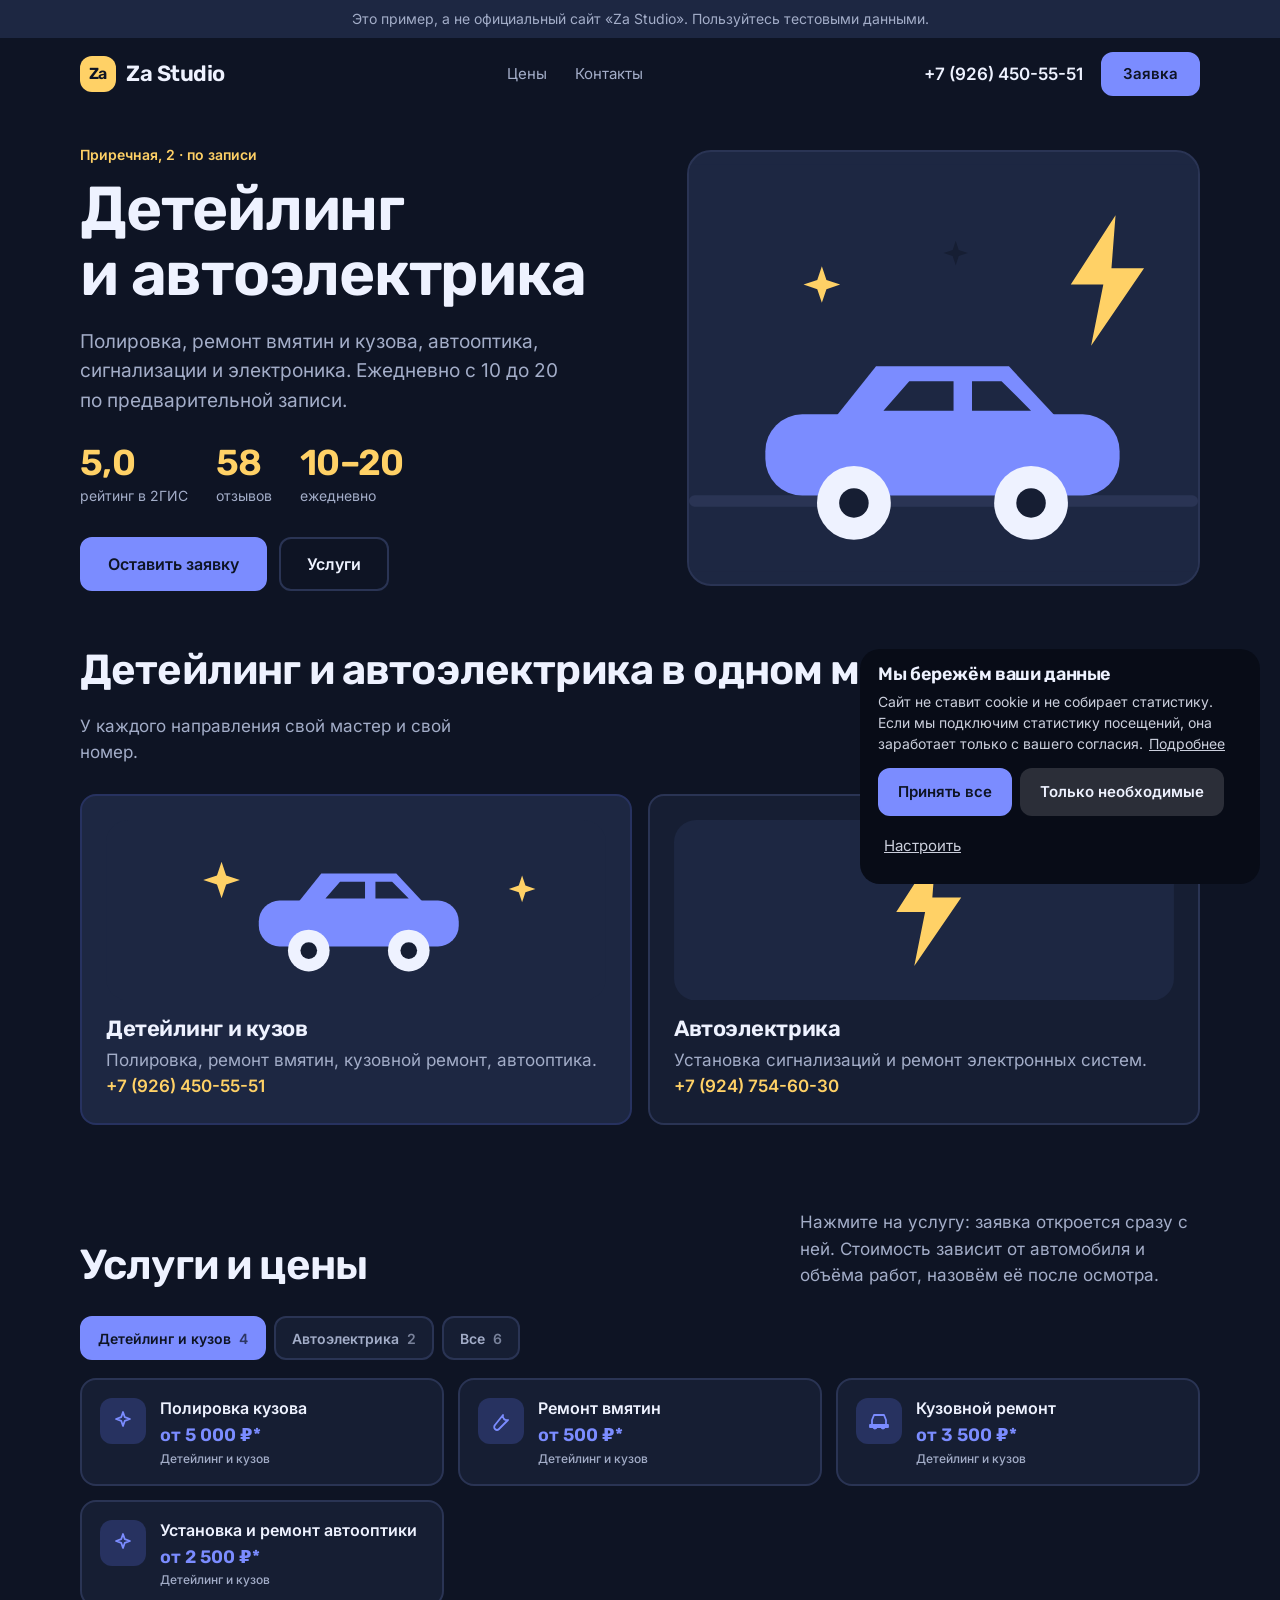
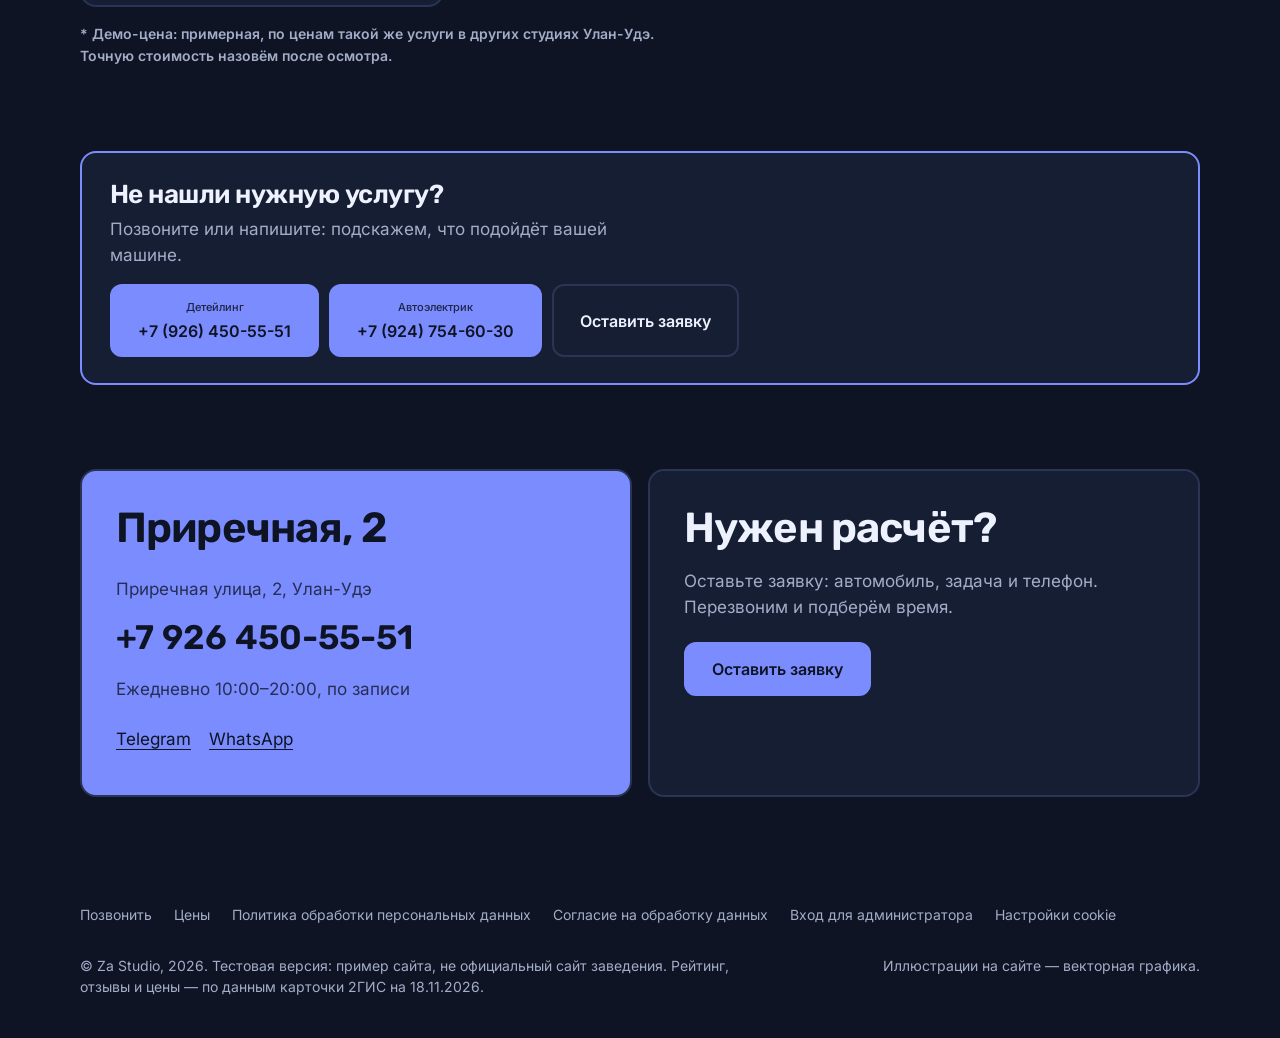
<file: index.html>
<!DOCTYPE html>
<html lang="ru">
<head>
<meta name="robots" content="noindex">
<meta charset="utf-8">
<!-- Странице можно грузить только свои файлы, обращаться только к Worker и (после согласия на cookie) к Метрике -->
<meta http-equiv="Content-Security-Policy" content="default-src 'self'; script-src 'self' 'unsafe-inline' https://mc.yandex.ru https://yastatic.net; style-src 'self' 'unsafe-inline'; img-src 'self' data: https://mc.yandex.ru https://mc.yandex.com; font-src 'self'; connect-src 'self' https://zastudio-zayavki.kenny-ki.workers.dev https://mc.yandex.ru https://mc.yandex.com; frame-src 'none'; object-src 'none'; base-uri 'self'; form-action 'self'">
<meta name="referrer" content="strict-origin-when-cross-origin">
<meta name="viewport" content="width=device-width, initial-scale=1">
<title>Za Studio — детейлинг и автоэлектрика в Улан-Удэ: полировка, вмятины, сигнализации</title>
<meta name="description" content="Za Studio, Улан-Удэ, Приречная, 2. Полировка, ремонт вмятин, кузовной ремонт, автооптика, установка сигнализаций и ремонт электроники. Ежедневно 10–20 по записи. Заявка онлайн.">
<meta name="theme-color" content="#0e1424">
<link rel="icon" href="data:image/svg+xml,%3Csvg%20xmlns%3D%22http%3A%2F%2Fwww.w3.org%2F2000%2Fsvg%22%20viewBox%3D%220%200%2064%2064%22%3E%3Crect%20width%3D%2264%22%20height%3D%2264%22%20rx%3D%2214%22%20fill%3D%22%237b8cff%22%2F%3E%3Ctext%20x%3D%2232%22%20y%3D%2243%22%20text-anchor%3D%22middle%22%20font-size%3D%2230%22%20font-family%3D%22Arial%2Csans-serif%22%20font-weight%3D%22700%22%20fill%3D%22%230e1424%22%3EZa%3C%2Ftext%3E%3C%2Fsvg%3E">
<link rel="stylesheet" href="fonts/fonts.css">
<style>
:root{--bg:#0e1424;--surface:#161e33;--soft:#1d2742;--ink:#eef2ff;--mute:#a3adc8;--accent:#7b8cff;--on-accent:#0e1424;--accent-soft:#273260;--line:#2a3454;--dark:#080c17;--on-dark:#eef2ff;--live:#ffd166;--scrim:rgba(4,6,12,.7);--ov:rgba(4,6,12,.55);--r:16px;--rs:12px;--rm:12px;--rl:24px;--rb:12px;--bw:2px;--dw:700;--dtrack:-.02em;--dcase:none;--accent-h:#97a5ff;--accent-t:#7b8cff;--live-a:#ffd166e6;--display:Rubik,system-ui,sans-serif;--text:Inter,system-ui,sans-serif}
/* Общая основа сайтов «Чита»: всё управляется переменными темы. Оформление, шрифты и композицию каждый сайт задаёт сам. */
*{box-sizing:border-box;margin:0}
[hidden]{display:none!important}
html{scroll-behavior:smooth;scroll-padding-top:84px;-webkit-text-size-adjust:100%}
body{background:var(--bg);color:var(--ink);font:400 17px/1.55 var(--text);-webkit-font-smoothing:antialiased;overflow-x:hidden}
body.lock{overflow:hidden}
img{display:block;width:100%;height:100%;object-fit:cover}
a{color:inherit;text-decoration:none}
button,input,select,textarea{font:inherit;color:inherit}
:focus-visible{outline:3px solid var(--accent);outline-offset:3px}
::selection{background:var(--accent-soft)}
.skip{position:absolute;left:-9999px}.skip:focus{left:16px;top:8px;z-index:99;background:var(--ink);color:var(--bg);padding:8px 14px;border-radius:999px}
.wrap{max-width:1160px;margin:0 auto;padding:0 20px}
h1,h2,h3{font-family:var(--display);font-weight:var(--dw);letter-spacing:var(--dtrack);text-transform:var(--dcase);line-height:1.1}
h1{font-size:clamp(38px,6vw,68px)}
h2{font-size:clamp(28px,4vw,42px)}
.btn{display:inline-flex;align-items:center;justify-content:center;gap:8px;border:var(--bw) solid var(--accent);cursor:pointer;font:600 16px var(--text);padding:15px 26px;min-height:48px;border-radius:var(--rb);background:var(--accent);color:var(--on-accent);transition:transform .2s,background .2s,color .2s}
.btn:hover{background:var(--accent-h);border-color:var(--accent-h);transform:translateY(-2px)}
.btn:disabled{opacity:.6;cursor:default;transform:none}
.btn.soft{background:transparent;color:var(--ink);border-color:var(--line)}
.btn.soft:hover{background:var(--soft);border-color:var(--ink)}
.live{display:inline-block;width:10px;height:10px;border-radius:50%;background:var(--live);animation:pulse 2s infinite;flex:none}
@keyframes pulse{0%{box-shadow:0 0 0 0 var(--live-a)}70%,100%{box-shadow:0 0 0 10px transparent}}
.ic{width:1.2em;height:1.2em;fill:none;stroke:currentColor;stroke-width:1.8;stroke-linecap:round;stroke-linejoin:round;flex:none}

/* плашка тестовой версии */
.demo{background:var(--soft);font-size:14px;text-align:center;padding:8px 20px;color:var(--mute)}
/* на телефоне — одна строка, чтобы первый экран достался заголовку и кнопке записи */
@media(max-width:600px){.demo{font-size:12.5px;padding:6px 16px;white-space:nowrap;overflow:hidden;text-overflow:ellipsis}.demo-x{display:none}}

/* шапка */
header{position:sticky;top:0;z-index:40;background:var(--bg)}
.nav{display:flex;align-items:center;justify-content:space-between;height:72px;gap:16px}
.logo{display:flex;align-items:center;gap:10px;font:var(--dw) 24px var(--display);text-transform:var(--dcase);letter-spacing:var(--dtrack)}
.logo i{min-width:36px;height:36px;padding:0 6px;border-radius:var(--rm);background:var(--accent);color:var(--on-accent);display:grid;place-items:center;font-style:normal;font-size:17px;position:relative}
nav{display:flex;gap:28px;color:var(--mute);font-size:15px}
nav a:hover{color:var(--ink)}
.nav-r{display:flex;align-items:center;gap:18px}
.nav-r .btn{padding:10px 20px;font-size:15px;min-height:44px}
.tel{font-weight:600}
@media(max-width:860px){nav{display:none}}
@media(max-width:520px){.tel{display:none}}

/* общие блоки */
main section,main .board{margin-bottom:84px}
.head{display:flex;justify-content:space-between;align-items:end;gap:20px;flex-wrap:wrap;margin-bottom:28px}
.head p{color:var(--mute);max-width:400px}

/* первый экран: варианты */
.hero{padding:36px 0 56px}
.hero .lead{color:var(--mute);font-size:19px;margin:20px 0 30px;max-width:480px}
.hero .cta{display:flex;gap:12px;flex-wrap:wrap}
.hero .pic{overflow:hidden;background:var(--soft);border-radius:var(--rl)}
.hero.v-split{display:grid;grid-template-columns:1.05fr .95fr;gap:40px;align-items:center}
.hero.v-split .pic{aspect-ratio:4/3.4}
/* на телефоне сначала заголовок и кнопка записи, фото под ними */
@media(max-width:820px){.hero.v-split{grid-template-columns:1fr;padding-top:12px;gap:24px}.hero.v-split .pic{aspect-ratio:16/11}}
.hero.v-full{position:relative;display:grid;align-items:end;min-height:min(78vh,640px);padding:0;border-radius:var(--rl);overflow:hidden;color:var(--on-dark);margin-top:8px}
.hero.v-full{margin-bottom:56px}
.hero.v-full .pic{position:absolute;inset:0;border-radius:0}
.hero.v-full .pic::after{content:"";position:absolute;inset:0;background:var(--ov)}
.hero.v-full .in{position:relative;z-index:1;padding:clamp(24px,5vw,56px);max-width:760px}
.hero.v-full .lead{color:inherit;opacity:.9}
.hero.v-center{text-align:center}
.hero.v-center .in{max-width:800px;margin:0 auto 36px}
.hero.v-center .lead{margin-left:auto;margin-right:auto}
.hero.v-center .cta{justify-content:center}
.hero.v-center .pic{aspect-ratio:21/9}
@media(max-width:700px){.hero.v-center .pic{aspect-ratio:4/3}}

/* свободное время */
.board{background:var(--soft);border-radius:var(--rl);padding:26px}
.board-top{display:flex;justify-content:space-between;align-items:center;gap:16px;flex-wrap:wrap;margin-bottom:18px}
.board h2{font-size:26px;display:flex;align-items:center;gap:12px}
.tabs{display:flex;gap:6px;background:var(--surface);padding:5px;border-radius:999px;overflow-x:auto;scrollbar-width:none}
.tabs button{border:0;background:none;cursor:pointer;font-weight:500;font-size:14px;min-height:40px;padding:8px 16px;border-radius:999px;color:var(--mute);white-space:nowrap}
.tabs button[aria-pressed="true"]{background:var(--ink);color:var(--bg)}
/* все часы в одной строке: на компьютере делят ширину поровну, на узком экране лента листается (колёсико, перетаскивание, полоса прокрутки) */
.hours{--hg:10px;display:flex;flex-wrap:nowrap;gap:var(--hg);overflow-x:auto;scrollbar-width:thin;padding-bottom:6px;cursor:grab;-webkit-overflow-scrolling:touch}
.hours > .hour{flex:1 1 0;min-width:68px;max-width:130px}
.hours > .hour:first-child{margin-left:auto}
.hours > .hour:last-child{margin-right:auto}
.hours.drag{cursor:grabbing}
.hours.drag .hour{pointer-events:none}
.hour{border:0;font:600 18px var(--display);letter-spacing:.5px;padding:16px 0;border-radius:var(--rs);text-align:center;background:transparent;color:var(--mute);opacity:.75}
.hour.busy{text-decoration:line-through}
.hour.past{opacity:.4} /* прошедший час: бледный, без зачёркивания — не путать с занятым */
.hour.wait{text-decoration:none}
.hour.free{background:var(--surface);color:var(--accent-t);cursor:pointer;opacity:1;transition:transform .2s,background .2s,color .2s}
.hour.free:hover,.hour.free:focus-visible{background:var(--accent);color:var(--on-accent);transform:translateY(-3px)}
.board .note{margin-top:14px;color:var(--mute);font-size:14px}
.hours > p,.hours > .wait:only-child{flex:1 1 100%;max-width:none;margin:0;text-align:left;padding:16px 4px;margin:0;font:400 16px var(--text);text-decoration:none}
@media(max-width:600px){.board{padding:20px 16px}}
/* вид табло: rows — прямоугольные клетки с жирной рамкой, bar — сплошная шкала */
[data-bstyle="rows"] .hour{border:var(--bw) solid var(--ink);border-radius:var(--rs);opacity:1;color:var(--mute)}
[data-bstyle="rows"] .hour.free{border-color:var(--ink)}
[data-bstyle="rows"] .hour.past,[data-bstyle="rows"] .hour.busy{border-color:var(--line)}
[data-bstyle="bar"] .hours{--hg:0px;border:var(--bw) solid var(--ink);border-radius:var(--rs);padding-bottom:0;background:var(--surface)}
[data-bstyle="bar"] .hour{border-radius:0;border-right:var(--bw) solid var(--line);padding:18px 0}
[data-bstyle="bar"] .hour.free{background:var(--accent);color:var(--on-accent)}
[data-bstyle="bar"] .hour.free:hover{background:var(--ink);color:var(--bg);transform:none}
/* телефон: лента часов и вкладки дней обрезались по краю («13:0», «Послезавтр»), 17.11.2026.
   Часы — сеткой по 4 в ряд без прокрутки, вкладки — на всю ширину */
@media(max-width:600px){
  .board-top{display:grid;grid-template-columns:minmax(0,1fr)}
  .tabs{width:100%}
  .tabs button{flex:1 1 0;min-width:0;padding:8px 2px;font-size:13px;letter-spacing:0}
  .hours{display:grid;grid-template-columns:repeat(4,minmax(0,1fr));overflow:visible;cursor:auto;padding-bottom:0}
  /* :first-child/:last-child — иначе margin:auto от широкой ленты сжимает первый и последний час в кружок (17.11.2026) */
  .hours > .hour,.hours > .hour:first-child,.hours > .hour:last-child{min-width:0;max-width:none;margin:0;font-size:15px;letter-spacing:0;padding:13px 0}
  .hours > p,.hours > .wait:only-child{grid-column:1/-1}
  [data-bstyle="bar"] .hours{overflow:hidden}
  [data-bstyle="bar"] .hour{border-bottom:var(--bw) solid var(--line)}
}

/* цены */
.chips{display:flex;gap:8px;flex-wrap:wrap;margin-bottom:24px}
.chips button{border:var(--bw) solid transparent;cursor:pointer;font-weight:500;font-size:15px;min-height:44px;padding:10px 18px;border-radius:999px;background:var(--soft);transition:background .2s}
.chips button:hover{background:var(--line)}
.chips button[aria-pressed="true"]{background:var(--accent);color:var(--on-accent)}
.plans{display:grid;grid-template-columns:repeat(auto-fit,minmax(var(--plan-min,280px),1fr));gap:16px}
.plan{border-radius:var(--r);padding:30px;background:var(--soft);display:flex;flex-direction:column;gap:12px}
.plan.alt{background:var(--accent-soft)}
.plan h3{font-size:24px}
.plan .price{font:var(--dw) 46px/1.1 var(--display);letter-spacing:var(--dtrack)}
.plan .price .cur{font-size:.5em;color:var(--mute)}
.plan .price .from{font-size:.4em;color:var(--mute);margin-right:2px}
.plan .price .ask{font:500 20px var(--text);color:var(--mute);letter-spacing:0;text-transform:none}
.plan p{color:var(--mute)}
.plan .time{display:inline-block;align-self:flex-start;background:var(--surface);border-radius:999px;padding:5px 14px;font-size:14px}
.plan .btn{align-self:flex-start;margin-top:auto}
@media(max-width:700px){.plan{padding:24px}}
/* list и table — прайс строками */
[data-plans="list"] .plans,[data-plans="table"] .plans{grid-template-columns:1fr;gap:0}
[data-plans="list"] .plan,[data-plans="table"] .plan{display:grid;grid-template-columns:minmax(0,1fr) auto auto;grid-template-areas:"h pr b" "p t b";align-items:center;gap:4px 28px;padding:22px 0;border-radius:0;background:none;border-bottom:var(--bw) solid var(--line)}
[data-plans="list"] .plan.alt,[data-plans="table"] .plan.alt{background:none}
[data-plans="list"] .plan h3,[data-plans="table"] .plan h3{grid-area:h;font-size:22px}
[data-plans="list"] .plan p,[data-plans="table"] .plan p{grid-area:p}
[data-plans="list"] .plan .price,[data-plans="table"] .plan .price{grid-area:pr;font-size:32px;text-align:right}
[data-plans="list"] .plan .time,[data-plans="table"] .plan .time{grid-area:t;justify-self:end;background:none;padding:0;color:var(--mute)}
[data-plans="list"] .plan .btn,[data-plans="table"] .plan .btn{grid-area:b;align-self:center;margin:0}
[data-plans="table"] .plans{border:var(--bw) solid var(--ink);border-radius:var(--r);overflow:hidden;background:var(--surface)}
[data-plans="table"] .plan{padding:20px 24px;border-bottom:var(--bw) solid var(--ink)}
[data-plans="table"] .plan:last-child{border-bottom:0}
@media(max-width:700px){
  [data-plans="list"] .plan,[data-plans="table"] .plan{grid-template-columns:minmax(0,1fr);grid-template-areas:"h" "p" "pr" "t" "b";gap:6px}
  [data-plans="list"] .plan .price,[data-plans="table"] .plan .price,[data-plans="list"] .plan .time,[data-plans="table"] .plan .time{text-align:left;justify-self:start}
  [data-plans="table"] .plan{padding:18px}
}

/* допуслуги */
.extras{display:grid;grid-template-columns:.9fr 1.1fr;gap:16px}
.extras .pic{border-radius:var(--r);overflow:hidden;min-height:340px}
.list{background:var(--soft);border-radius:var(--r);padding:12px 26px 20px}
.list h3{font-size:22px;margin:16px 0 4px}
.list ul{list-style:none;padding:0}
.list li{display:grid;grid-template-columns:1fr auto;gap:2px 12px;padding:10px 0}
.list li b{font-weight:600;white-space:nowrap}
.list li small{grid-column:1/-1;color:var(--mute);font-size:14px}
@media(max-width:820px){.extras{grid-template-columns:1fr}.extras .pic{min-height:220px}}

/* как это работает */
.steps{display:grid;grid-template-columns:repeat(3,1fr);gap:16px}
.step{background:var(--soft);border-radius:var(--r);padding:28px}
.step i{width:48px;height:48px;border-radius:var(--rm);background:var(--accent-soft);color:var(--accent-t);display:grid;place-items:center;margin-bottom:16px;font-style:normal;font-size:24px}
.step h3{font-size:22px;margin-bottom:8px}
.step p{color:var(--mute)}
@media(max-width:700px){.steps{grid-template-columns:1fr}}

/* фото */
.strip{display:grid;grid-template-columns:1.3fr 1fr;grid-template-rows:380px;gap:16px}
.strip.three{grid-template-columns:1.2fr 1fr 1fr}
.strip figure{border-radius:var(--r);overflow:hidden}
@media(max-width:700px){.strip,.strip.three{grid-template-columns:1fr;grid-template-rows:none}.strip figure{aspect-ratio:16/10}}

/* контакты */
.hero .pic.art{display:grid;place-items:center;background:var(--soft)}
.hero .pic.art svg{width:100%;height:100%;display:block}
/* свой блок сайта (sites/_art.mjs → sig): карточки с векторной картинкой; цвета берутся из темы */
.sg-g{display:grid;grid-template-columns:1fr 1fr;gap:16px}
.sg-g.three{grid-template-columns:repeat(3,1fr)}
.sg-g.one{grid-template-columns:1fr}
.sg-c{margin:0;background:var(--surface);border:var(--bw) solid var(--line);border-radius:var(--r);padding:24px}
.sg-c.on{background:var(--soft);border-color:var(--accent-soft)}
.sg-c svg{display:block;width:100%;height:auto;margin-bottom:16px}
.sg-c figcaption{color:var(--mute)}
.sg-c figcaption b{display:block;font:var(--dw) 22px/1.2 var(--display);letter-spacing:var(--dtrack);text-transform:var(--dcase);color:var(--ink);margin-bottom:4px}
.sg-cta{margin-top:22px;text-align:center}
@media(max-width:800px){.sg-g,.sg-g.three{grid-template-columns:1fr}.sg-c{padding:18px}}
.a-acc{fill:var(--accent)}.a-ink{fill:var(--ink)}.a-soft{fill:var(--accent-soft)}.a-live{fill:var(--live)}.a-surf{fill:var(--surface)}
.a-mute{fill:var(--line)}.a-line{fill:var(--line)}.a-glass{fill:var(--soft)}.a-bg{fill:var(--soft)}
.a-ring{stroke:var(--mute);stroke-width:6}.a-hand{fill:none;stroke:var(--ink);stroke-width:6;stroke-linecap:round}
.a-tick{fill:none;stroke:var(--ink);stroke-width:6;stroke-linecap:round;stroke-linejoin:round}
.a-arrow{fill:none;stroke:var(--accent);stroke-width:6;stroke-linecap:round;stroke-linejoin:round}
.a-tickw{fill:none;stroke:var(--on-accent);stroke-width:7;stroke-linecap:round;stroke-linejoin:round}
.a-t{font:700 20px var(--display);fill:var(--ink)}.a-ts{font:600 15px var(--text);fill:var(--mute)}.a-tw{font:700 18px var(--display);fill:var(--on-accent)}
.contact{display:grid;grid-template-columns:1fr 1fr;gap:16px}
.city{position:relative;margin-bottom:16px;border-radius:var(--r);overflow:hidden;aspect-ratio:21/8}
.city figcaption{position:absolute;left:16px;bottom:14px;background:var(--surface);color:var(--ink);font-size:14px;padding:6px 14px;border-radius:var(--rb)}
@media(max-width:700px){.city{aspect-ratio:16/10}}
.card{border-radius:var(--r);padding:34px;background:var(--soft)}
.card.dark{background:var(--dark);color:var(--on-dark)}
.card.dark p{opacity:.78}
.card.dark a:hover{text-decoration:underline;text-underline-offset:4px}
.card h2{margin-bottom:16px}
.card .big{font:var(--dw) 34px/1.2 var(--display);display:block;margin:6px 0 18px}
.card .txt{color:var(--mute);margin-bottom:22px}
.card .links{display:flex;gap:14px;flex-wrap:wrap;margin-top:14px}
.card .links a{text-decoration:underline;text-underline-offset:4px}
@media(max-width:700px){.contact{grid-template-columns:minmax(0,1fr)}.card{padding:26px}.card .big{font-size:clamp(19px,6vw,30px)}}
/* номер не переносится по дефису; карточка не шире колонки даже при широком шрифте (Detailing №1, 17.11.2026) */
.contact > *{min-width:0}
.card .big{white-space:nowrap;overflow:hidden;text-overflow:ellipsis}

/* подвал */
footer{padding:12px 0 40px;color:var(--mute);font-size:14px}
footer .lnk{display:flex;flex-wrap:wrap;gap:8px 22px;margin-bottom:18px}
footer .lnk a:hover,footer .lnk button:hover{color:var(--ink)}
footer .legal{display:flex;justify-content:space-between;gap:24px;flex-wrap:wrap}
footer .legal p{max-width:680px}
footer .legal a{text-decoration:underline}
.cclink{font:inherit;color:inherit;background:none;border:0;padding:0;cursor:pointer}

/* запись: выезжающая панель */
#book{position:fixed;inset:0;z-index:60;visibility:hidden;transition:visibility 0s .38s}
#book.open{visibility:visible;transition:none}
.ovl{position:absolute;inset:0;background:var(--scrim);opacity:0;transition:opacity .3s}
#book.open .ovl{opacity:1}
.drawer{position:absolute;top:0;right:0;bottom:0;width:min(500px,100%);background:var(--surface);color:var(--ink);border-radius:var(--rl) 0 0 var(--rl);overflow:hidden;display:flex;flex-direction:column;transform:translateX(100%);transition:transform .38s cubic-bezier(.2,.8,.2,1)}
#book.open .drawer{transform:none}
@media(max-width:520px){.drawer{border-radius:0}}
.dh{display:flex;align-items:center;justify-content:space-between;padding:18px 24px;background:var(--soft)}
.dh h2{font-size:28px;display:flex;align-items:center;gap:10px}
.dh h2:focus{outline:none}
.x{width:46px;height:46px;border:0;border-radius:50%;background:var(--surface);cursor:pointer;display:grid;place-items:center;transition:background .2s}
.x:hover{background:var(--accent-soft)}
.x svg{width:20px;height:20px;stroke:var(--ink);stroke-width:2;fill:none}
.db{flex:1;overflow-y:auto;padding:24px;overscroll-behavior:contain}
#f{display:grid;gap:20px}
#f label,.field{display:grid;gap:8px}
.lbl{font-weight:600}
#f select,#f input:not([type=checkbox]),#f textarea{width:100%;min-height:52px;padding:12px 16px;border:var(--bw) solid transparent;border-radius:var(--rs);background:var(--soft);color:var(--ink);font-size:16px}
#f textarea{min-height:92px;resize:vertical}
#f select{-webkit-appearance:none;appearance:none;padding-right:44px;background:var(--soft) url("data:image/svg+xml,%3Csvg xmlns='http://www.w3.org/2000/svg' viewBox='0 0 24 24' fill='none' stroke='%23888' stroke-width='2'%3E%3Cpath d='m6 9 6 6 6-6'/%3E%3C/svg%3E") no-repeat right 14px center/18px}
#f select option{background:var(--surface);color:var(--ink)}
#f select:focus,#f input:not([type=checkbox]):focus,#f textarea:focus{outline:2px solid var(--accent);outline-offset:0}
input::placeholder,textarea::placeholder{color:var(--mute)}
.hint{font-size:14px;color:var(--mute)}
details.more summary{cursor:pointer;color:var(--accent-t);font-weight:600;list-style:none;display:flex;align-items:center;gap:8px;min-height:44px}
details.more summary::-webkit-details-marker{display:none}
details.more summary::before{content:"+";width:26px;height:26px;border-radius:50%;background:var(--accent-soft);display:grid;place-items:center;transition:transform .2s}
details.more[open] summary::before{transform:rotate(45deg)}
.ex{display:grid;gap:2px;margin-top:6px}
.ex label{display:grid!important;grid-template-columns:22px 1fr auto;align-items:center;gap:12px!important;min-height:44px;cursor:pointer}
.ex input{width:20px;height:20px;accent-color:var(--accent)}
.ex b{font-weight:600;white-space:nowrap}
.exh{margin:10px 0 2px;font:700 12px var(--text);letter-spacing:.06em;text-transform:uppercase;color:var(--mute)}
.sum{display:flex;justify-content:space-between;align-items:center;gap:12px;padding:16px 18px;border-radius:var(--rs);background:var(--accent-soft)}
.sum small{display:block;color:var(--mute);font-size:13px}
.sum b.ask{font:600 18px var(--text);text-transform:none;letter-spacing:0;text-align:right;white-space:normal}
.sum b{font:var(--dw) 28px/1 var(--display);text-transform:none;white-space:nowrap}
#f > *,#f .field > *{min-width:0} /* иначе сетка формы растягивается по ленте дней и лента не листается */
#f{grid-template-columns:minmax(0,1fr)}
.ddw{position:relative;min-width:0}
.dd{display:flex;gap:8px;overflow-x:auto;padding-bottom:4px;scrollbar-width:none;scroll-behavior:smooth;cursor:grab}
.dd.drag{cursor:grabbing;scroll-behavior:auto}
.dd.drag button{pointer-events:none}
.ddn{position:absolute;top:50%;transform:translateY(calc(-50% - 2px));z-index:2;width:44px;height:44px;border:0;border-radius:50%;background:var(--ink);color:var(--bg);display:grid;place-items:center;cursor:pointer;transition:background .2s}
.ddn:hover{background:var(--accent);color:var(--on-accent)}
.ddn svg{width:18px;height:18px;fill:none;stroke:currentColor;stroke-width:2.4;stroke-linecap:round;stroke-linejoin:round}
.ddn.prev{left:-6px}.ddn.next{right:-6px}
.dd button{flex:0 0 auto;border:0;cursor:pointer;background:var(--soft);border-radius:var(--rs);padding:10px 14px;min-width:66px;min-height:56px;font-size:13px;color:var(--mute);transition:background .2s}
.dd button b{display:block;font:var(--dw) 20px var(--display);color:var(--ink)}
.dd button.on{background:var(--ink);color:var(--bg)}
.dd button.on b{color:var(--bg)}
.picked{margin-bottom:10px;color:var(--mute);font-size:14px}
.slots{display:grid;grid-template-columns:repeat(auto-fill,minmax(84px,1fr));gap:8px}
.slot{min-height:46px;border:0;border-radius:999px;background:var(--soft);cursor:pointer;font:600 16px var(--display);letter-spacing:.4px;transition:background .15s}
.slot:hover{background:var(--accent-soft)}
.slot.on{background:var(--accent);color:var(--on-accent)}
.consent{grid-template-columns:22px 1fr!important;align-items:start;font-size:14px;color:var(--mute)}
.consent input{width:20px;height:20px;margin-top:2px;accent-color:var(--accent)}
.consent a{color:var(--accent-t);text-decoration:underline}
.ok{display:none;text-align:center;padding:40px 10px}
.ok i{width:72px;height:72px;border-radius:50%;background:var(--accent-soft);display:grid;place-items:center;margin:0 auto 18px;font-style:normal;font-size:32px;color:var(--accent-t)}
.ok h3{font-size:28px;margin-bottom:10px}
.ok p{color:var(--mute);margin-bottom:24px}
.err{display:none;margin-top:16px;padding:14px 16px;border-radius:var(--rs);background:#fbe4de;color:#8a2a1c}
.hp{position:absolute;left:-9999px;width:1px;height:1px;overflow:hidden}

/* согласие на cookie: показывается при первом визите; до ответа ничего не загружается */
.cc{position:fixed;left:16px;right:16px;bottom:calc(16px + env(safe-area-inset-bottom));z-index:50;max-width:560px;margin:0 auto;padding:20px;border-radius:20px;background:var(--dark);color:var(--on-dark);font-size:14px;line-height:1.5}
.cc h3{font-size:20px;margin-bottom:6px;display:flex;align-items:center;gap:10px}
.cc p{opacity:.85}
.cc a{text-decoration:underline}
.cc .opts{display:none;margin-top:14px;gap:8px}
.cc.more .opts{display:grid}
.cc .opt{display:grid;grid-template-columns:22px 1fr;gap:10px;align-items:start;padding:12px 14px;border-radius:14px;background:rgba(255,255,255,.1);cursor:pointer}
.cc .opt input{width:20px;height:20px;margin-top:1px;accent-color:var(--accent)}
.cc .opt b{display:block;font-weight:600}
.cc .opt span{opacity:.75}
.cc .row{display:flex;flex-wrap:wrap;gap:8px;margin-top:14px}
.cc .btn{padding:11px 18px;font-size:15px}
.cc .btn.ghost{background:rgba(255,255,255,.14);color:inherit;border-color:transparent}
.cc .btn.ghost:hover{background:rgba(255,255,255,.24)}
.cc .lnkbtn{background:none;border:0;color:inherit;opacity:.85;text-decoration:underline;cursor:pointer;padding:11px 6px;font-size:15px}
@media(max-width:520px){.cc{left:10px;right:10px;padding:14px 14px 6px;border-radius:16px;font-size:13px;line-height:1.4}.cc h3{font-size:17px;margin-bottom:4px}.cc .row{gap:8px;margin-top:10px}.cc .row .btn{flex:1 1 0;min-width:0;padding:11px 8px;font-size:14px;min-height:44px}.cc .row .lnkbtn{flex:1 0 100%;text-align:center;padding:12px 6px;min-height:44px}}
/* на широком экране баннер уходит в правый нижний угол: текст hero слева остаётся открытым */
@media(min-width:900px){.cc{left:auto;right:20px;margin:0;max-width:400px;padding:16px 18px}.cc h3{font-size:18px}}

/* зоны нажатия не меньше 44 px: подвал, контакты, шапка, подписи фото */
footer .lnk{gap:0 22px}
footer .lnk a,.cclink{display:inline-flex;align-items:center;min-height:44px}
footer .legal a{display:inline-block;padding:12px 4px;margin:-12px -4px}
.card a:not(.btn):not(.big){display:inline-flex;align-items:center;min-height:44px}
.card .links{gap:4px 18px}
.logo{min-height:44px}
@media(min-width:521px){.nav-r .tel{display:inline-flex;align-items:center;min-height:44px}}
.cc a{display:inline-block;padding:10px 2px;margin:-10px 0}

@media (prefers-reduced-motion:reduce){
  html{scroll-behavior:auto}
  .drawer,.ovl{transition:none}
  .live{animation:none}
  .btn:hover,.hour.free:hover{transform:none}
}

/* цифры из карточки 2ГИС под заголовком */
.facts{display:flex;gap:28px;flex-wrap:wrap;list-style:none;padding:0;margin:0 0 30px}
@media(max-width:440px){.facts{gap:18px;flex-wrap:nowrap;margin-bottom:22px}.facts li{min-width:0}}
.facts li{font-size:14px;color:var(--mute)}
.facts b{display:block;font:var(--dw) 36px/1 var(--display);letter-spacing:var(--dtrack);color:var(--ink);margin-bottom:4px}
.hero.v-full .facts li{color:inherit;opacity:.85}
.hero.v-full .facts b{color:inherit}

/* ---- оформление «Za Studio» ---- */

.facts b{white-space:nowrap}
.cats{display:flex;flex-wrap:wrap;gap:8px;margin:0 0 18px}
.cat{display:inline-flex;align-items:center;gap:8px;min-height:44px;padding:8px 16px;border:2px solid var(--line);border-radius:var(--rb);background:var(--surface);color:var(--mute);font:600 14px var(--text);cursor:pointer}
.cat i{font-style:normal;font-weight:600;opacity:.7}
.cat:hover{border-color:var(--accent);color:var(--ink)}
.cat[aria-pressed="true"]{background:var(--accent);border-color:var(--accent);color:var(--on-accent)}
.tiles{list-style:none;padding:0;margin:0;display:grid;grid-template-columns:repeat(3,minmax(0,1fr));gap:14px}
.tiles li{display:flex;min-width:0}
.tile{display:flex;gap:14px;align-items:flex-start;width:100%;padding:18px;margin:0;border:2px solid var(--line);border-radius:var(--r);background:var(--surface);color:var(--ink);font:inherit;text-align:left;cursor:pointer;transition:border-color .2s,transform .2s}
.tile:hover,.tile:focus-visible{border-color:var(--accent);transform:translateY(-2px)}
.tile .ti{flex:none;display:grid;place-items:center;width:46px;height:46px;border-radius:var(--rs);background:var(--accent-soft);color:var(--accent)}
.tile .ti .ic{width:24px;height:24px}
.tile .tt{display:block;min-width:0}
.tile b{display:block;font:600 16px/1.3 var(--text);margin-bottom:6px}
.tile em{display:block;font:var(--dw) 18px/1.2 var(--display);font-style:normal;color:var(--accent-t)}
.tile em.ask{font:600 14px var(--text);color:var(--mute)}
.tile small{display:block;margin-top:4px;font:500 12px var(--text);color:var(--mute)}
.cat-note{margin:16px 0 0;color:var(--mute);font-size:14px;max-width:70ch}
.demo-note{font-weight:600}
@media(max-width:900px){.tiles{grid-template-columns:repeat(2,minmax(0,1fr))}}
@media(max-width:560px){.tiles{grid-template-columns:minmax(0,1fr);gap:10px}.tile{padding:14px}.cat{padding:8px 12px;font-size:13px}}
.nf{display:flex;flex-wrap:wrap;align-items:center;justify-content:space-between;gap:16px 28px;padding:26px 28px;border:2px solid var(--accent);border-radius:var(--r);background:var(--surface)}
.nf b{display:block;font:var(--dw) clamp(20px,2.4vw,26px)/1.2 var(--display);letter-spacing:var(--dtrack);text-transform:var(--dcase);margin-bottom:6px}
.nf p{color:var(--mute);margin:0;max-width:46ch}
.nf-a{display:flex;flex-wrap:wrap;gap:10px}
.nf-a .btn{flex-direction:column;line-height:1.15}
.nf-l{display:block;font-size:11px;font-weight:500;opacity:.85;text-transform:none;letter-spacing:0}
@media(max-width:560px){.nf{padding:20px}.nf-a{width:100%}.nf-a .btn{flex:1 1 100%}}

.logo{font:700 22px var(--display)}
.logo i{background:var(--live);color:#0e1424;border-radius:12px;font:700 16px var(--display)}
.kicker{margin:0 0 14px;color:var(--live);font:600 14px var(--text)}
h1{font-size:clamp(34px,5vw,62px);line-height:1.05;max-width:13ch}
.hero.v-split .pic{border:2px solid var(--line)}
.facts b{color:var(--live)}
.tile{background:var(--surface)}
.tile .ti{background:var(--accent-soft);color:var(--accent)}
.tile em.ask{color:var(--mute)}
.sg-c a{color:var(--live);font-weight:600;white-space:nowrap}
.btn.soft{color:var(--ink);border-color:var(--line)}
.card{background:var(--surface);border:2px solid var(--line)}
.card.dark{background:var(--accent);color:#0e1424}
.card.dark a,.card.dark p{color:#0e1424}
.card .big{color:#0e1424}

</style>
</head>
<body data-plans="table" data-bstyle="pills">
<a class="skip" href="#ceny">Перейти к ценам</a>
<div class="demo" role="note">Это пример, а не официальный сайт «Za Studio»<span class="demo-x">. Пользуйтесь тестовыми данными</span>.</div>

<header>
  <div class="wrap nav">
    <a class="logo" href="#" aria-label="Za Studio, наверх"><i aria-hidden="true">Za</i>Za Studio</a>
    <nav aria-label="Разделы"><a href="#ceny">Цены</a><a data-extras href="#dop">Дополнительно</a><a href="#kontakty">Контакты</a></nav>
    <div class="nav-r">
      <a class="tel" id="h-tel" href="tel:+79264505551">+7 (926) 450-55-51</a>
      <button class="btn" type="button" data-book>Заявка</button>
    </div>
  </div>
</header>

<main class="wrap">
  <div class="hero v-split"><div class="in"><p class="kicker">Приречная, 2 · по записи</p><h1>Детейлинг и&nbsp;автоэлектрика</h1><p class="lead">Полировка, ремонт вмятин и кузова, автооптика, сигнализации и электроника. Ежедневно с 10 до 20 по предварительной записи.</p><ul class="facts"><li><b>5,0</b>рейтинг в 2ГИС</li><li><b>58</b>отзывов</li><li><b>10–20</b>ежедневно</li></ul><div class="cta"><button class="btn" type="button" data-book>Оставить заявку</button><a class="btn soft" href="#ceny">Услуги</a></div></div><div class="pic art"><svg viewBox="0 0 400 320" role="img" aria-label="Машина, искры блеска и молния автоэлектрики"><rect class="a-bg" width="400" height="320"/><rect class="a-line" x="0" y="260" width="400" height="9" rx="4.5"/><g transform="translate(60 150) scale(2.9)"><rect class="a-acc" x="0" y="16" width="96" height="22" rx="10"/><path class="a-acc" d="M18 18 30 3h36l14 15z"/><path class="a-glass" d="M32 15 39 7h12v8zM56 7h8l8 8H56z"/><circle class="a-ink" cx="24" cy="40" r="10"/><circle class="a-surf" cx="24" cy="40" r="4"/><circle class="a-ink" cx="72" cy="40" r="10"/><circle class="a-surf" cx="72" cy="40" r="4"/></g><path class="a-live" transform="translate(300 40) scale(1.6)" d="M22 0 0 34h16l-6 30 26-38H20z"/><path class="a-live" transform="translate(90 80) scale(1.2)" d="M12 0l3 9 9 3-9 3-3 9-3-9-9-3 9-3z"/><path class="a-surf" transform="translate(200 60) scale(0.8)" d="M12 0l3 9 9 3-9 3-3 9-3-9-9-3 9-3z"/></svg></div></div>
  <section class="sg" aria-labelledby="h-dva"><div class="head"><h2 id="h-dva">Детейлинг и автоэлектрика в одном месте</h2><p>У каждого направления свой мастер и свой номер.</p></div><div class="sg-g"><figure class="sg-c on"><svg viewBox="0 0 360 130" role="img" aria-label="Детейлинг"><rect class="a-bg" width="360" height="130" rx="16"/><g transform="translate(110 34) scale(1.5)"><rect class="a-acc" x="0" y="16" width="96" height="22" rx="10"/><path class="a-acc" d="M18 18 30 3h36l14 15z"/><path class="a-glass" d="M32 15 39 7h12v8zM56 7h8l8 8H56z"/><circle class="a-ink" cx="24" cy="40" r="10"/><circle class="a-surf" cx="24" cy="40" r="4"/><circle class="a-ink" cx="72" cy="40" r="10"/><circle class="a-surf" cx="72" cy="40" r="4"/></g><path class="a-live" transform="translate(70 30) scale(1.1)" d="M12 0l3 9 9 3-9 3-3 9-3-9-9-3 9-3z"/><path class="a-live" transform="translate(290 40) scale(0.8)" d="M12 0l3 9 9 3-9 3-3 9-3-9-9-3 9-3z"/></svg><figcaption><b>Детейлинг и кузов</b>Полировка, ремонт вмятин, кузовной ремонт, автооптика. <a href="tel:+79264505551">+7 (926) 450-55-51</a></figcaption></figure><figure class="sg-c"><svg viewBox="0 0 360 130" role="img" aria-label="Автоэлектрика"><rect class="a-bg" width="360" height="130" rx="16"/><path class="a-live" transform="translate(160 22) scale(1.3)" d="M22 0 0 34h16l-6 30 26-38H20z"/></svg><figcaption><b>Автоэлектрика</b>Установка сигнализаций и ремонт электронных систем. <a href="tel:+79247546030">+7 (924) 754-60-30</a></figcaption></figure></div></section><section class="sg cat-sec" id="ceny" aria-labelledby="h-uslugi"><div class="head"><h2 id="h-uslugi">Услуги и цены</h2><p>Нажмите на услугу: заявка откроется сразу с ней. Стоимость зависит от автомобиля и объёма работ, назовём её после осмотра.</p></div><div class="cats" role="group" aria-label="Категории услуг"><button class="cat" type="button" data-cat="0" aria-pressed="true">Детейлинг и кузов<i>4</i></button><button class="cat" type="button" data-cat="1" aria-pressed="false">Автоэлектрика<i>2</i></button><button class="cat" type="button" data-cat="*" aria-pressed="false">Все<i>6</i></button></div><ul class="tiles"><li data-cat="0"><button class="tile" type="button" data-book data-service="Полировка кузова"><i class="ti" aria-hidden="true"><svg class="ic" viewBox="0 0 24 24" aria-hidden="true"><path d="M12 3l1.8 5.2L19 10l-5.2 1.8L12 17l-1.8-5.2L5 10l5.2-1.8z"/></svg></i><span class="tt"><b>Полировка кузова</b><em>от 5 000 ₽*</em><small>Детейлинг и кузов</small></span></button></li><li data-cat="0"><button class="tile" type="button" data-book data-service="Ремонт вмятин"><i class="ti" aria-hidden="true"><svg class="ic" viewBox="0 0 24 24" aria-hidden="true"><path d="M14 6a4 4 0 0 0 5 5l-9 9a2.5 2.5 0 0 1-4-4z"/></svg></i><span class="tt"><b>Ремонт вмятин</b><em>от 500 ₽*</em><small>Детейлинг и кузов</small></span></button></li><li data-cat="0"><button class="tile" type="button" data-book data-service="Кузовной ремонт"><i class="ti" aria-hidden="true"><svg class="ic" viewBox="0 0 24 24" aria-hidden="true"><path d="M5 16V11l2-5h10l2 5v5"/><path d="M3 16h18v2H3z"/><circle cx="8" cy="18" r="1.5"/><circle cx="16" cy="18" r="1.5"/></svg></i><span class="tt"><b>Кузовной ремонт</b><em>от 3 500 ₽*</em><small>Детейлинг и кузов</small></span></button></li><li data-cat="0"><button class="tile" type="button" data-book data-service="Установка и ремонт автооптики"><i class="ti" aria-hidden="true"><svg class="ic" viewBox="0 0 24 24" aria-hidden="true"><path d="M12 3l1.8 5.2L19 10l-5.2 1.8L12 17l-1.8-5.2L5 10l5.2-1.8z"/></svg></i><span class="tt"><b>Установка и ремонт автооптики</b><em>от 2 500 ₽*</em><small>Детейлинг и кузов</small></span></button></li><li data-cat="1" hidden><button class="tile" type="button" data-book data-service="Установка автосигнализации"><i class="ti" aria-hidden="true"><svg class="ic" viewBox="0 0 24 24" aria-hidden="true"><path d="M12 3l8 3v6c0 5-3.5 8-8 9-4.5-1-8-4-8-9V6z"/></svg></i><span class="tt"><b>Установка автосигнализации</b><em>от 8 000 ₽*</em><small>Автоэлектрика</small></span></button></li><li data-cat="1" hidden><button class="tile" type="button" data-book data-service="Ремонт электронных систем"><i class="ti" aria-hidden="true"><svg class="ic" viewBox="0 0 24 24" aria-hidden="true"><path d="M14 6a4 4 0 0 0 5 5l-9 9a2.5 2.5 0 0 1-4-4z"/></svg></i><span class="tt"><b>Ремонт электронных систем</b><em>от 500 ₽*</em><small>Автоэлектрика</small></span></button></li></ul><p class="cat-note demo-note">* Демо-цена: примерная, по ценам такой же услуги в других студиях Улан-Удэ. Точную стоимость назовём после осмотра.</p></section><script>(function(){var box=document.getElementById('ceny'),chips=box.querySelectorAll('.cat'),li=box.querySelectorAll('.tiles li');
function set(c){chips.forEach(function(b){b.setAttribute('aria-pressed',String(b.dataset.cat===c))});li.forEach(function(x){x.hidden=!(c==='*'||x.dataset.cat===c)})}
chips.forEach(function(b){b.addEventListener('click',function(){set(b.dataset.cat)})})})();</script><section class="nf" aria-label="Нет нужной услуги"><div><b>Не нашли нужную услугу?</b><p>Позвоните или напишите: подскажем, что подойдёт вашей машине.</p></div><div class="nf-a"><a class="btn" href="tel:+79264505551"><span class="nf-l">Детейлинг</span>+7 (926) 450-55-51</a><a class="btn" href="tel:+79247546030"><span class="nf-l">Автоэлектрик</span>+7 (924) 754-60-30</a><button class="btn soft" type="button" data-book>Оставить заявку</button></div></section>
  <section id="ceny-list" hidden aria-hidden="true" aria-labelledby="h-ceny"><div class="head"><h2 id="h-ceny">Все услуги</h2><p></p></div><div class="chips" id="chips" aria-label="Класс автомобиля"></div><div class="plans" id="plans"></div></section>
  <section id="kontakty" aria-labelledby="h-kont"><div class="contact"><div class="card dark"><h2 id="h-kont">Приречная, 2</h2><p><a id="c-addr" href="#" target="_blank" rel="noopener">Приречная улица, 2, Улан-Удэ</a></p><a class="big" id="c-tel" href="#"></a><p id="c-hrs"></p><div class="links" id="c-links"></div></div><div class="card"><h2>Нужен расчёт?</h2><p class="txt">Оставьте заявку: автомобиль, задача и телефон. Перезвоним и подберём время.</p><button class="btn" type="button" data-book>Оставить заявку</button></div></div></section>
</main>

<footer>
  <div class="wrap">
    <div class="lnk" id="foot-lnk">
      <a href="tel:+79264505551">Позвонить</a>
      <a href="#ceny">Цены</a>
      <a href="privacy.html">Политика обработки персональных данных</a>
      <a href="soglasie.html">Согласие на обработку данных</a>
      <a href="admin.html">Вход для администратора</a>
    </div>
    <div class="legal">
      <p>© <span id="fbrand">Za Studio</span>, 2026. Тестовая версия: пример сайта, не официальный сайт заведения. Рейтинг, отзывы и цены — по данным карточки 2ГИС на 18.11.2026.</p>
      <p>Иллюстрации на сайте — векторная графика.</p>
    </div>
  </div>
</footer>

<div id="book">
  <div class="ovl" id="ovl"></div>
  <aside class="drawer" id="drawer" role="dialog" aria-modal="true" aria-labelledby="dtitle" aria-hidden="true">
    <div class="dh">
      <h2 id="dtitle" tabindex="-1"><span class="live" aria-hidden="true"></span><span id="dtitle-t" data-book="Заявка на расчёт">Заявка на расчёт</span></h2>
      <button class="x" type="button" id="dclose" aria-label="Закрыть"><svg viewBox="0 0 24 24" aria-hidden="true"><path d="M6 6l12 12M18 6 6 18"/></svg></button>
    </div>
    <div class="db">
      <form id="f">
        <label id="lvl-wrap"><span class="lbl">Класс автомобиля</span><select name="level" id="level"></select></label>
        <label><span class="lbl">Услуга</span><select name="service" id="svc"></select></label>
        <details class="more only-book" id="more"><summary>Добавить услуги</summary><div class="ex" id="ex"></div></details>
        <details class="more only-req" id="more-req" hidden><summary id="more-req-s">Добавить ещё услуги</summary><div class="ex" id="ex-req"></div></details>
        <p class="sum" id="sum"></p>
        <div class="field only-book"><span class="lbl">День</span><div class="ddw"><button class="ddn prev" type="button" id="dd-prev" aria-label="Предыдущие дни" hidden><svg viewBox="0 0 24 24" aria-hidden="true"><path d="m15 6-6 6 6 6"/></svg></button><div class="dd" id="days"></div><button class="ddn next" type="button" id="dd-next" aria-label="Следующие дни" hidden><svg viewBox="0 0 24 24" aria-hidden="true"><path d="m9 6 6 6-6 6"/></svg></button></div></div>
        <div class="field only-book"><span class="lbl">Время</span><div id="times" aria-live="polite"></div></div>
        <label class="only-req" hidden><span class="lbl">Автомобиль</span><input name="car" maxlength="80" autocomplete="off" placeholder="Марка и модель"></label>
        <label class="only-req" hidden><span class="lbl">Что нужно сделать</span><textarea name="comment" maxlength="300" placeholder="Коротко опишите задачу (необязательно)"></textarea></label>
        <label><span class="lbl">Имя</span><input name="name" required autocomplete="given-name" maxlength="40" placeholder="Как к вам обращаться"></label>
        <label><span class="lbl">Телефон</span><input name="phone" aria-describedby="phint" type="tel" inputmode="tel" required autocomplete="tel" maxlength="18" placeholder="+7 (___) ___-__-__" pattern="\+7 \(\d{3}\) \d{3}-\d{2}-\d{2}" title="Введите номер полностью: +7 (999) 123-45-67"><span class="hint" id="phint">Перезвоним, чтобы подтвердить</span></label>
        <!-- ловушка для ботов: поле скрыто от людей и программ чтения с экрана -->
        <label class="hp" aria-hidden="true">Сайт<input name="website" tabindex="-1" autocomplete="off"></label>
        <label class="consent"><input type="checkbox" name="consent" required><span>Я даю <a href="soglasie.html" target="_blank" rel="noopener">согласие на обработку персональных данных</a> (имя, телефон, данные автомобиля) для записи или расчёта</span></label>
        <button class="btn" type="submit">Записаться</button>
      </form>
      <div class="ok" id="ok" role="status">
        <i aria-hidden="true">✓</i>
        <h3>Заявка принята</h3>
        <p id="ok-text">Мы перезвоним и подтвердим.</p>
        <button class="btn" type="button" id="again">Готово</button>
      </div>
      <p class="err" id="err" role="alert"></p>
    </div>
  </aside>
</div>

<script src="app.js"></script>
</body>
</html>
</file>
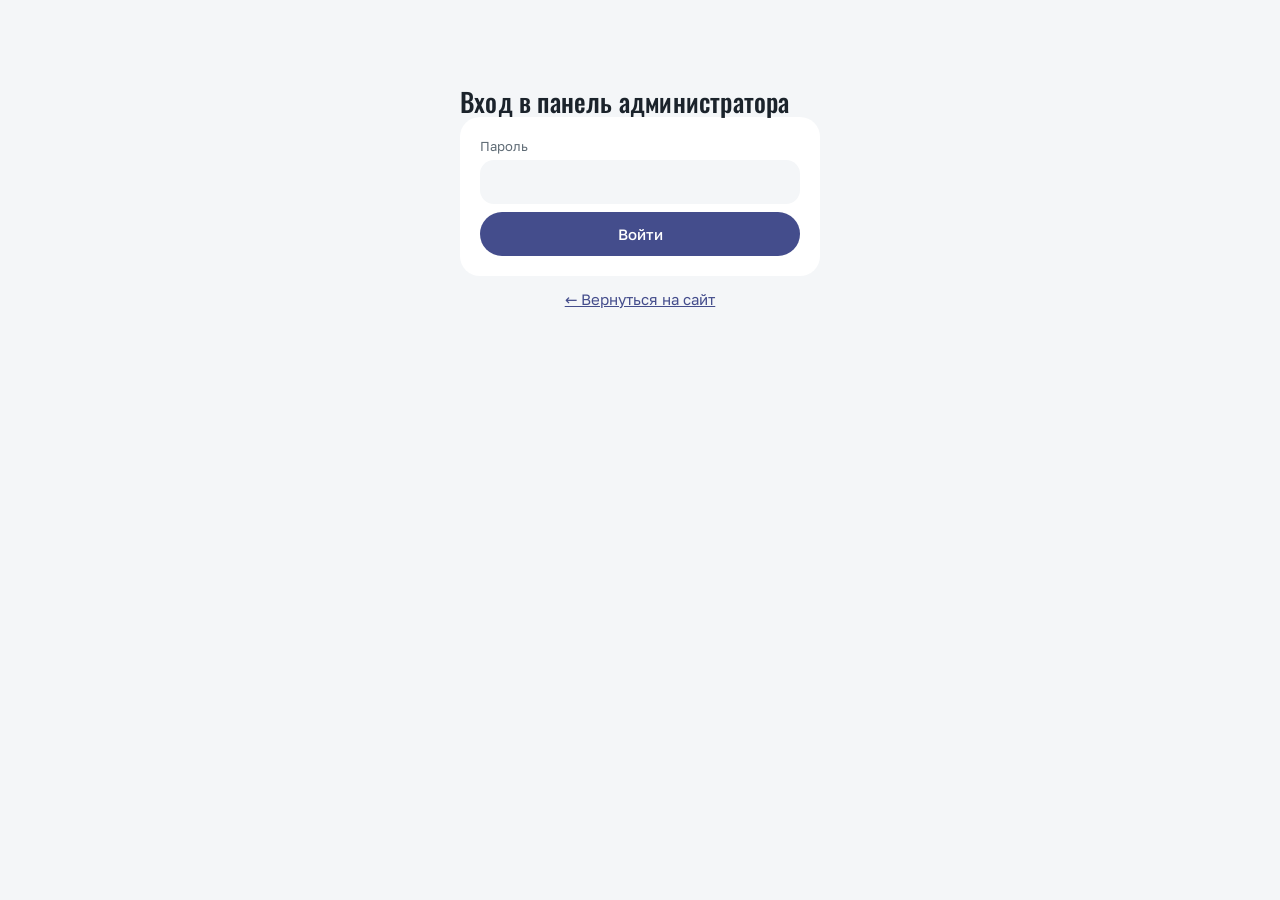
<file: admin.html>
<!DOCTYPE html>
<html lang="ru">
<head>
<meta charset="utf-8">
<!-- Только свои файлы и Worker; никаких сторонних скриптов рядом с паролем и записями клиентов -->
<meta http-equiv="Content-Security-Policy" content="default-src 'self'; script-src 'self' 'unsafe-inline'; style-src 'self' 'unsafe-inline'; img-src 'self' data:; font-src 'self'; connect-src https://zastudio-zayavki.kenny-ki.workers.dev; frame-src 'none'; object-src 'none'; base-uri 'self'; form-action 'self'">
<meta name="referrer" content="no-referrer">
<meta name="viewport" content="width=device-width, initial-scale=1">
<meta name="robots" content="noindex, nofollow">
<!-- Панель нельзя открыть внутри чужой страницы (защита от подмены кликов) -->
<style>html{display:none}</style>
<script>if (window.top === window.self) document.documentElement.style.display = 'block'; else window.top.location = window.self.location;</script>
<title>Панель администратора</title>
<link rel="icon" type="image/png" href="favicon.png">
<link rel="stylesheet" href="fonts/fonts.css">
<style>
:root{--bg:#f4f6f8;--card:#ffffff;--ink:#1b232b;--muted:#5f6b75;--line:#e3e7eb;--line2:#d3d9df;--accent:color-mix(in srgb,#7b8cff 55%,#000);--on-accent:#ffffff;--red:#b23a2e;--ok:#2f7a3e;--warn:#8a6414}
*{box-sizing:border-box;margin:0}
body{font-family:"Golos Text",system-ui,-apple-system,"Segoe UI",Roboto,sans-serif;background:var(--bg);color:var(--ink);line-height:1.5;font-size:15px;padding:24px 16px}
a{color:var(--accent)}
:focus-visible{outline:2px solid var(--accent);outline-offset:2px}
.wrap{max-width:1100px;margin:0 auto}
h1{font-size:24px;font-weight:600;letter-spacing:-.02em}
h2{font-size:18px;font-weight:600;margin:20px 0 8px}
h3{font-size:15px;font-weight:600;margin-bottom:6px}
.layout{display:grid;grid-template-columns:200px minmax(0,1fr);grid-template-areas:"top top" "tabs main";column-gap:32px}
.top{grid-area:top;padding-bottom:16px;border-bottom:1px solid var(--line);margin-bottom:24px}
.tabs{grid-area:tabs;align-self:start;flex-direction:column;gap:4px;margin:0;position:sticky;top:24px}
.tabs button{border:0;background:transparent;color:var(--muted);text-align:left;padding:12px;font-size:15px}
.tabs button.on{background:var(--ink);color:var(--bg)}
#pb,#pc{grid-area:main;min-width:0}
.card{background:var(--card);border:1px solid var(--line);border-radius:16px;padding:16px;margin-bottom:12px}
button{font:inherit;cursor:pointer;border-radius:12px;border:1px solid var(--line2);background:var(--card);color:var(--ink);padding:9px 14px;min-height:44px}
a.btnlink{display:inline-flex;align-items:center;font:inherit;border-radius:12px;border:1px solid var(--line2);background:var(--card);color:var(--ink);padding:9px 14px;min-height:44px;text-decoration:none}
button.primary{background:var(--accent);border-color:var(--accent);color:var(--on-accent);font-weight:500}
button.danger{background:var(--card);color:var(--red);border-color:var(--red)}
button:disabled{opacity:.5;cursor:default}
input,select{font:inherit;padding:9px 10px;min-height:44px;border:1px solid var(--line2);border-radius:12px;background:var(--bg);color:var(--ink);width:100%;min-width:0}
input:focus,select:focus{border-color:var(--ink)}
label.f{display:grid;gap:4px;font-size:13px;color:var(--muted)}
.row{display:flex;gap:8px;flex-wrap:wrap;align-items:flex-end}
.row>*{flex:1 1 140px}
.row>button{flex:0 0 auto}
.top{display:flex;justify-content:space-between;align-items:center;gap:8px}
.tabs{display:flex}
.bk{display:grid;grid-template-columns:70px 1fr auto;gap:10px;align-items:center;padding:12px 0;border-top:1px solid var(--line)}
.bk:first-child{border-top:0}
.bk .t{font-weight:600;font-size:18px}
.bk small{color:var(--muted)}
.badge{display:inline-block;font-size:12px;padding:1px 8px;border-radius:99px;border:1px solid currentColor;margin-left:6px}
.new{color:var(--warn)}.okb{color:var(--ok)}
.acts{display:flex;gap:6px;flex-wrap:wrap;justify-content:flex-end}
.days{font-weight:600;margin:16px 0 6px;text-transform:capitalize}
.hours{display:grid;grid-template-columns:repeat(auto-fill,minmax(110px,1fr));gap:6px;margin-top:8px}
/* вкладки настроек и закреплённая внизу кнопка сохранения */
.stabs{display:flex;flex-wrap:wrap;gap:6px;margin-bottom:14px}
.stabs button{min-height:40px;padding:8px 16px;background:transparent;color:var(--muted)}
.stabs button.on{background:var(--ink);color:var(--bg);border-color:var(--ink)}
.savebar{position:sticky;bottom:0;z-index:3;display:flex;flex-wrap:wrap;align-items:center;gap:12px;padding:12px 0;background:var(--bg);border-top:1px solid var(--line)}
.savebar .msg{margin:0;color:var(--muted)}
.savebar .msg.good{color:var(--ok)}.savebar .msg.err{color:var(--red)}
/* цены услуги: по рамке на тип кузова, внутри цена и минуты */
.lvls{display:grid;grid-template-columns:repeat(auto-fit,minmax(200px,1fr));gap:10px;margin-top:10px}
.lvl{border:1px solid var(--line);border-radius:14px;padding:10px 12px}
.lvl-t{font-size:13px;font-weight:600;color:var(--warn);margin-bottom:6px}
.lvl .two{display:grid;grid-template-columns:1fr 1fr;gap:8px}
.msg{margin:8px 0;font-size:14px}.msg.err{color:var(--red)}.msg.good{color:var(--ok)}
.hint{color:var(--muted);font-size:13px}
.empty{color:var(--muted);padding:12px 0}
/* допуслуги в ручной записи: на всю ширину формы, галочки сеткой */
.row>.exbox{flex:1 1 100%}
.exg{display:grid;grid-template-columns:repeat(auto-fill,minmax(220px,1fr));gap:4px 16px}
label.ex{display:grid;grid-template-columns:20px 1fr auto;align-items:center;gap:10px;min-height:40px;font-size:15px;color:var(--ink);cursor:pointer}
label.ex input{width:18px;height:18px;min-height:0;padding:0;accent-color:var(--accent)}
label.ex b{font-weight:500;white-space:nowrap}
/* итоговые цены */
.bk .price{margin-left:10px;font-weight:600;white-space:nowrap}
.days{display:flex;justify-content:space-between;align-items:baseline;gap:12px;flex-wrap:wrap}
.dsum{text-transform:none;font-weight:500;color:var(--muted);font-size:14px}
#mtot{font-size:16px;color:var(--ink);font-weight:600;margin-top:6px}
@media (max-width:760px){.layout{grid-template-columns:1fr;grid-template-areas:"top" "tabs" "main"}.tabs{flex-direction:row;margin-bottom:12px}.bk{grid-template-columns:60px 1fr}.acts{grid-column:1/-1;justify-content:flex-start}}
/* === Скругления: единый стиль форм и кнопок === */
button,a.btnlink{border-radius:999px}
input,select{border-radius:14px}
/* свой вид списков: Safari иначе рисует их светлыми, и текст на тёмной теме не читается */
select{-webkit-appearance:none;appearance:none;padding-right:36px;background:var(--bg) url("data:image/svg+xml,%3Csvg xmlns='http://www.w3.org/2000/svg' viewBox='0 0 24 24' fill='none' stroke='%231b232b' stroke-width='2'%3E%3Cpath d='m6 9 6 6 6-6'/%3E%3C/svg%3E") no-repeat right 12px center/16px}
select option{background:var(--card);color:var(--ink)}
.card{border-radius:18px}
.bk,.bk:first-child{padding:12px 14px;margin-bottom:8px;border:1px solid var(--line);border-radius:14px;background:var(--bg)}

/* ===== Новый вид в стиле сайта: белые карточки на светло-сером, без линий, всё скруглено ===== */
:root{--bg:#f4f6f8;--card:#ffffff;--soft:#f4f6f8;--deep:#e9edf1;--blue-soft:color-mix(in srgb,#7b8cff 18%,#fff);--sand:#f0c987}
body{font-size:15px;padding:28px 20px}
h1,h2,.bk .t{font-family:Oswald,"Arial Narrow",sans-serif;font-weight:500;letter-spacing:.2px}
h1{font-size:26px;line-height:1.1}
h2{font-size:24px}
.top{border-bottom:0;padding-bottom:0;margin-bottom:28px}
.brand{display:flex;align-items:center;gap:12px}
.brand i{width:42px;height:42px;border-radius:14px;background:var(--accent);color:#fff;display:grid;place-items:center;font:500 22px Oswald,sans-serif;font-style:normal;position:relative;flex:none}
.brand i::after{content:"";position:absolute;right:-3px;top:-3px;width:12px;height:12px;border-radius:50%;background:var(--sand);border:2px solid var(--bg)}
.brand small{color:var(--muted);font-size:13px}
.card{border:0;border-radius:20px;padding:20px}
.card h3{font-size:17px}
/* кнопки: без рамок, мягкие подложки */
button,a.btnlink{border:0;background:var(--card);font-weight:500;transition:background .15s,transform .15s}
button:hover,a.btnlink:hover{background:var(--deep)}
.card button,.card a.btnlink{background:var(--deep)}
.card button:hover{background:#dde2e8}
button.primary,.card button.primary{background:var(--accent);color:#fff}
button.primary:hover,.card button.primary:hover{background:color-mix(in srgb,#7b8cff 45%,#000)}
button.danger,.card button.danger{background:#fbe8e6;color:var(--red);border:0}
button.danger:hover,.card button.danger:hover{background:#f6d5d1}
.tabs button,.stabs button{background:transparent;transition:none}
.tabs button:hover{background:var(--deep)}
.tabs button.on,.tabs button.on:hover{background:var(--ink);color:#fff}
/* поля: серые подложки без рамок, синий фокус */
input,select{border:0;background-color:var(--soft)}
input:focus,select:focus{outline:2px solid var(--accent);outline-offset:0}
/* шапка списка: заголовок слева, управление справа */
.lhead{display:flex;justify-content:space-between;align-items:center;gap:12px;flex-wrap:wrap;margin:32px 0 6px}
.lhead h2{margin:0}
.lctl{display:flex;align-items:center;gap:10px;flex-wrap:wrap;justify-content:flex-end}
.lctl select{width:auto;min-width:180px;background-color:var(--card)}
.upd{color:var(--muted);font-size:13px}
.refresh{display:inline-flex;align-items:center;gap:8px;padding:9px 18px 9px 14px}
.refresh svg{width:18px;height:18px;fill:none;stroke:currentColor;stroke-width:2.2;stroke-linecap:round;stroke-linejoin:round}
.refresh.busy svg{animation:spin .8s linear infinite}
.refresh:disabled{opacity:1}
@keyframes spin{to{transform:rotate(360deg)}}
/* дни и записи */
.days{text-transform:none;font-size:15px;margin:22px 4px 8px}
.days > span:first-child{display:inline-block}
.days > span:first-child::first-letter{text-transform:uppercase}
.bk,.bk:first-child{border:0;background:var(--soft);border-radius:16px;padding:14px 16px;grid-template-columns:72px 1fr auto}
.bk:last-child{margin-bottom:0}
.bk .t{font-size:22px}
.bk strong{font-weight:600;margin-right:4px}
.bk small{display:block;margin-top:2px}
.bk small + br{display:none}
.bk a{display:inline-block;margin-top:4px;font-weight:500;text-decoration:none}
.bk a:hover{text-decoration:underline}
.badge{border:0;padding:2px 10px;font-weight:500;vertical-align:1px}
.badge.okb{background:#e3f2e6;color:var(--ok)}
.badge.new{background:#fbf1dc;color:var(--warn)}
.badge:not(.okb):not(.new){background:var(--deep);color:var(--muted)}
.bk .price{display:inline-block;margin-left:6px;padding:2px 10px;border-radius:999px;background:var(--blue-soft);color:var(--accent);font-weight:600}
/* ручная запись */
#mtot{display:inline-block;align-self:start;padding:8px 14px;border-radius:12px;background:#fbf1dc;font-size:16px}
label.ex{border-radius:10px;padding:0 6px;margin:0 -6px}
label.ex:hover{background:var(--soft)}
.savebar{border-top:0;background:var(--bg)}
.lvl{border:0;background:var(--soft)}
.lvl input,.lvl select{background-color:var(--card)}
@media (max-width:760px){
  body{padding:18px 12px}
  .lhead{align-items:flex-start}
  .lctl{width:100%;justify-content:space-between}
  .upd{order:3;width:100%}
  .bk,.bk:first-child{grid-template-columns:56px 1fr;padding:12px;gap:8px 10px}
  .bk .t{font-size:20px}
  .tabs{position:static;background:var(--card);padding:4px;border-radius:999px;width:max-content;max-width:100%}
  .tabs button{padding:9px 18px}
  #pb > .card,#books .card{padding:12px}
  .card{padding:16px}
  .lctl{width:auto}
  .upd{order:0;width:auto}
  /* шапка: заголовок и кнопки не вылезают за экран */
  .top{flex-wrap:wrap;gap:12px}
  h1{font-size:22px}
  .brand i{width:38px;height:38px;font-size:20px}
  .top .row{flex-wrap:wrap!important}
  .top .row button,.top .row a.btnlink{padding:8px 16px;min-height:40px}
}
/* поля одной ширины во всех браузерах: Safari на iPhone растягивает поле даты по своей ширине и оно наезжает на соседнее */
.row>*{min-width:0}
input[type=date]{-webkit-appearance:none;appearance:none;display:block;min-width:0;max-width:100%;width:100%;text-align:left;line-height:24px}
input[type=date]::-webkit-date-and-time-value{text-align:left;min-height:24px}
@media (max-width:760px){
  #mf > label.f{flex:1 1 calc(50% - 4px)}
  #mf > .exbox,#mf > label.f:has(#mn),#mf > label.f:has(#mp){flex-basis:100%}
  #mf > button{flex:1 1 100%}
}

/* ===== 17.11.2026: статусы, итоговая цена, действия иконками (ПК — справа внизу, телефон — смахиванием) ===== */
.lhead{margin-top:0}
#mcard{margin-top:14px}
.savebar{position:static}
.bk .badge.st-new{background:#eceff2;color:#5f6b75}
.bk .badge.st-ok{background:#e3edfd;color:#2659b8}
.bk .badge.st-done{background:#e1f3e6;color:#237a3d}
.bk .badge.st-no{background:#fbe5e3;color:#b23a2e}
.bk .price{background:#e1f3e6;color:#237a3d}
.bkw{position:relative;margin-bottom:8px;border-radius:16px;overflow:hidden;background:var(--soft)}
.bkw:last-child{margin-bottom:0}
.bkw .bk,.bkw .bk:first-child{position:relative;z-index:1;margin:0;grid-template-columns:72px minmax(0,1fr);padding:14px 16px 64px;background:var(--soft);transition:transform .22s ease}
.bk .mid{min-width:0}
.bk .pline{margin-top:6px;display:flex;flex-wrap:wrap;align-items:center;gap:4px 8px}
.bk .price{margin:0}
.bk .pnote{color:var(--muted);font-size:13px}
.bk a.tel{display:inline-block;margin-top:6px}
.sw{position:absolute;right:12px;bottom:12px;z-index:2;display:flex;gap:6px}
.ib{position:relative;width:40px;height:40px;min-height:0;padding:0;border-radius:50%;display:flex;flex-direction:column;align-items:center;justify-content:center;gap:3px}
.ib svg{width:20px;height:20px;fill:none;stroke:currentColor;stroke-width:2.2;stroke-linecap:round;stroke-linejoin:round;flex:none}
.ib span{position:absolute;width:1px;height:1px;overflow:hidden;clip:rect(0 0 0 0);white-space:nowrap}
.card .ib.i-ok{background:#e3edfd;color:#2659b8}.card .ib.i-ok:hover{background:#d2e2fb}
.card .ib.i-done{background:#e1f3e6;color:#237a3d}.card .ib.i-done:hover{background:#cdebd6}
.card .ib.i-undo{background:var(--deep);color:var(--muted)}
.card .ib.i-price{background:#fbf1dc;color:#8a6414}.card .ib.i-price:hover{background:#f6e6c2}
.card .ib.i-call{background:var(--deep);color:var(--ink)}
.card .ib.i-no{background:#fbe5e3;color:#b23a2e}.card .ib.i-no:hover{background:#f6d5d1}
.pedit{margin-top:10px;padding:12px;border-radius:14px;background:var(--card);display:grid;gap:8px;max-width:420px}
.pedit .msg,.sheet .msg{margin:0}
.pbtns{display:flex;flex-wrap:wrap;gap:8px}
.shade{position:fixed;inset:0;z-index:50;background:rgba(15,20,25,.45)}
.sheet{position:fixed;left:0;right:0;bottom:0;z-index:51;background:var(--card);border-radius:22px 22px 0 0;padding:20px 16px calc(20px + env(safe-area-inset-bottom));display:grid;gap:10px;animation:up .2s ease}
.sheet input{font-size:24px;font-weight:600;min-height:56px}
.sheet .pbtns button{flex:1 1 0;min-height:50px}
@keyframes up{from{transform:translateY(100%)}to{transform:none}}
.swtip{color:var(--muted);font-size:13px;margin:0 0 8px}
@keyframes peek{0%,100%{transform:none}35%,60%{transform:translateX(-120px)}}
.bk.hint{animation:peek 1.8s ease .5s 1}
@media (max-width:760px){
  /* телефон: иконки под записью, запись уезжает влево (как в Telegram) */
  .bkw .bk,.bkw .bk:first-child{padding:12px;grid-template-columns:56px minmax(0,1fr);border-radius:0;touch-action:pan-y;user-select:none;-webkit-user-select:none}
  .bkw:not(.open) .sw{visibility:hidden}
  .bkw.drag .sw,.bkw.open .sw{visibility:visible}
  .sw{top:0;right:0;bottom:0;z-index:0;gap:0}
  .card .ib{width:58px;height:auto;border-radius:0;font-size:11px;font-weight:500;color:#fff}
  .ib span{position:static;width:auto;height:auto;clip:auto}
  .card .ib.i-ok,.card .ib.i-ok:hover{background:#3b78e0;color:#fff}
  .card .ib.i-done,.card .ib.i-done:hover{background:#2f9e57;color:#fff}
  .card .ib.i-undo,.card .ib.i-undo:hover{background:#7b8794;color:#fff}
  .card .ib.i-price,.card .ib.i-price:hover{background:#d9961a;color:#fff}
  .card .ib.i-call,.card .ib.i-call:hover{background:#5d7385;color:#fff}
  .card .ib.i-no,.card .ib.i-no:hover{background:#d64541;color:#fff}
  /* шапка в одну строку: название заведения, «На сайт» и «Выйти» */
  .top{flex-wrap:nowrap}
  .top h1{display:none}
  .brand small{font-size:16px;font-weight:600;color:var(--ink);line-height:1.2}
  .top .row{flex-wrap:nowrap!important;gap:6px!important}
  .top .row button,.top .row a.btnlink{padding:6px 12px;min-height:38px;font-size:14px}
  .lctl{width:100%;justify-content:flex-start}
  #addb{margin-left:auto}
}
</style>
</head>
<body>
<div class="wrap">

<div id="login" style="display:none;max-width:360px;margin:60px auto">
  <h1>Вход в панель администратора</h1>
  <form id="lf" class="card">
    <label class="f">Пароль<input id="pw" type="password" autocomplete="current-password" required></label>
    <p class="msg err" id="lerr"></p>
    <button class="primary" type="submit" style="width:100%">Войти</button>
  </form>
  <p style="text-align:center"><a href="index.html">← Вернуться на сайт</a></p>
</div>

<div id="app" style="display:none">
<div class="layout">
  <div class="top"><div class="brand"><i aria-hidden="true">Za</i><div><h1>Панель администратора</h1><small>Za Studio</small></div></div><div class="row" style="flex:0 0 auto;gap:8px;flex-wrap:nowrap"><a class="btnlink" href="index.html">На сайт</a><button id="out" type="button">Выйти</button></div></div>
  <div class="tabs"><button type="button" id="tb" class="on">Записи</button><button type="button" id="tc">Настройки</button></div>

  <div id="pb">
    <!-- сначала записи; ручная запись — по кнопке «+ Записать» (17.11.2026) -->
    <div class="lhead"><h2>Ближайшие записи</h2>
      <div class="lctl"><span class="upd" id="upd" aria-live="polite"></span><select id="fm" aria-label="Пост"></select><button id="rf" type="button" class="refresh"><svg viewBox="0 0 24 24" aria-hidden="true"><path d="M20 12a8 8 0 1 1-2.34-5.66"/><path d="M20 4v5h-5"/></svg>Обновить</button><button id="addb" type="button" class="primary" aria-expanded="false" aria-controls="mcard">+ Записать</button></div></div>
    <div class="card" id="mcard" hidden>
      <h3>Добавить запись вручную</h3>
      <p class="hint">Для звонков и тех, кто пришёл сам. Время сразу станет занятым на сайте. Так же можно закрыть час на мойке.</p>
      <form id="mf" class="row" style="margin-top:8px"></form>
      <p class="msg" id="mmsg"></p>
    </div>
    <p class="msg err" id="berr"></p>
    <div id="books"></div>
  </div>

  <div id="pc" style="display:none">
    <div id="cfg"></div>
  </div>
</div>
</div>
</div>

<script>
var W = 'https://zastudio-zayavki.kenny-ki.workers.dev';
var tok = sessionStorage.getItem('tk') || '';
var DAYS = ['Пн','Вт','Ср','Чт','Пт','Сб','Вс'];
var CFG = null, model = null, BOOKS = [], timer = null;
function $(id){ return document.getElementById(id); }
function el(t, c, x){ var n = document.createElement(t); if (c) n.className = c; if (x != null) n.textContent = x; return n; }

function api(path, body){
  var o = {headers: {'Authorization': 'Bearer ' + tok}};
  if (body !== undefined){ o.method = 'POST'; o.headers['Content-Type'] = 'application/json'; o.body = JSON.stringify(body); }
  return fetch(W + path, o).then(function(r){
    return r.json().catch(function(){ return {}; }).then(function(j){
      if (r.status === 401 && path !== '/admin/login'){ logout(); throw new Error('Войдите заново'); }
      if (!r.ok) throw new Error(j.error || ('Ошибка ' + r.status));
      return j;
    });
  });
}
function show(){
  var on = !!tok;
  $('login').style.display = on ? 'none' : 'block';
  $('app').style.display = on ? 'block' : 'none';
  if (on) init();
}
function logout(){ tok = ''; sessionStorage.removeItem('tk'); clearInterval(timer); document.title = 'Панель администратора'; show(); }
$('out').onclick = logout;
$('lf').onsubmit = function(e){
  e.preventDefault(); $('lerr').textContent = '';
  fetch(W + '/admin/login', {method: 'POST', headers: {'Content-Type': 'application/json'}, body: JSON.stringify({password: $('pw').value})})
    .then(function(r){ return r.json().then(function(j){ return {ok: r.ok, j: j}; }); })
    .then(function(x){
      if (!x.ok) throw new Error(x.j.error || 'Ошибка входа');
      tok = x.j.token; sessionStorage.setItem('tk', tok); $('pw').value = ''; show();
    })
    .catch(function(err){ $('lerr').textContent = err.message; });
};
function tab(t){
  $('pb').style.display = t === 'b' ? 'block' : 'none';
  $('pc').style.display = t === 'c' ? 'block' : 'none';
  $('tb').className = t === 'b' ? 'on' : ''; $('tc').className = t === 'c' ? 'on' : '';
}
$('tb').onclick = function(){ tab('b'); }; $('tc').onclick = function(){ tab('c'); };
$('addb').onclick = function(){
  var c = $('mcard'); c.hidden = !c.hidden;
  this.setAttribute('aria-expanded', String(!c.hidden)); this.textContent = c.hidden ? '+ Записать' : 'Скрыть форму';
  if (!c.hidden) c.scrollIntoView({block: 'nearest'});
};

function init(){
  fetch(W + '/config', {cache: 'no-cache'}).then(function(r){ return r.json(); }).then(function(c){
    CFG = c; model = JSON.parse(JSON.stringify(c));
    renderManual(); renderFilter(); renderCfg(); loadBooks();
    clearInterval(timer); timer = setInterval(function(){ if (!document.hidden) loadBooks(); }, 30000);
  }).catch(function(){ $('berr').textContent = 'Не удалось загрузить настройки. Проверьте Worker в Cloudflare.'; });}
function masterName(id){ var m = CFG.masters.filter(function(x){ return x.id === id; })[0]; return m ? m.name : id; }

/* ---------- записи ---------- */
function renderFilter(){
  var s = $('fm'); s.innerHTML = '';
  var o = el('option', '', 'Все посты'); o.value = ''; s.appendChild(o);
  CFG.masters.forEach(function(m){ var x = el('option', '', m.name); x.value = m.id; s.appendChild(x); });
  s.onchange = renderBooks; $('rf').onclick = loadBooks;
  s.style.display = CFG.masters.length < 2 ? 'none' : ''; // при одном посте фильтр не нужен
}
function loadBooks(){
  $('berr').textContent = ''; $('rf').classList.add('busy'); $('rf').disabled = true;
  api('/admin/bookings').then(function(j){
      BOOKS = j; renderBooks(); if (window.refreshManualTimes) window.refreshManualTimes();
      var n = new Date(); $('upd').textContent = 'Обновлено в ' + ('0' + n.getHours()).slice(-2) + ':' + ('0' + n.getMinutes()).slice(-2);
    })
    .catch(function(e){ $('berr').textContent = e.message; })
    .then(function(){ $('rf').classList.remove('busy'); $('rf').disabled = false; });
}
function rub(n){ return String(n).replace(/\B(?=(\d{3})+(?!\d))/g, ' ') + ' ₽'; }
// цена по прайсу (услуга по классу авто + допуслуги): {sum, from, unknown}; итоговая цена после расчёта хранится в записи (b.final)
function priceInfo(b){
  var r = {sum: 0, from: false, unknown: false};
  [b.service].concat(b.extras || []).forEach(function(name){
    var s = CFG.services.filter(function(x){ return x.name === name; })[0], p = s && (s.prices[b.level] || s.prices[Object.keys(s.prices)[0]]);
    if (!p || p.price == null){ r.unknown = true; return; }
    r.sum += p.price; if (p.from) r.from = true;
  });
  return r;
}
function listText(b){
  var p = priceInfo(b);
  if (p.unknown && !p.sum) return 'по прайсу: цена уточняется';
  return 'по прайсу: ' + (p.from || p.unknown ? 'от ' : '') + rub(p.sum);
}
// статусы: new — не подтверждена (серый), ok — подтверждена (голубой), done — выполнена (зелёный); отменённая запись удаляется
var ST = {'new': ['st-new', 'Не подтверждена'], ok: ['st-ok', 'Подтверждена'], done: ['st-done', 'Выполнена']};
var ICO = {
  ok: '<path d="M5 12.5l4.5 4.5L19 7.5"/>',
  done: '<path d="M2 12.5l4.5 4.5L16 7.5"/><path d="M11 15l2 2 9.5-9.5"/>',
  undo: '<path d="M9 14 4 9l5-5"/><path d="M4 9h10.5a5.5 5.5 0 0 1 0 11H11"/>',
  price: '<path d="M8 21V3h6a4.5 4.5 0 0 1 0 9H6M6 16h9"/>',
  call: '<path d="M6 3h4l2 5-2.5 1.5a11 11 0 0 0 5 5L16 12l5 2v4a2 2 0 0 1-2 2A16 16 0 0 1 4 6a2 2 0 0 1 2-3z"/>',
  no: '<path d="M6 6l12 12M18 6 6 18"/>'
};
var narrow = function(){ return window.matchMedia('(max-width:760px)').matches; };
var OPEN = null, EDIT = false, PENDING = false; // открытая свайпом запись и открытый ввод цены: обновление списка ждёт, пока их закроют
function uiBusy(){ return !!OPEN || EDIT; }
function flush(){ if (PENDING && !uiBusy()){ PENDING = false; renderBooks(); } }
function setOpen(w, on){
  var bk = w.querySelector('.bk');
  if (on && OPEN && OPEN !== w) setOpen(OPEN, false);
  bk.style.transform = on ? 'translateX(-' + w.querySelector('.sw').offsetWidth + 'px)' : '';
  w.classList.toggle('open', on); OPEN = on ? w : (OPEN === w ? null : OPEN);
  if (!on) flush();
}
// смахивание влево (как в Telegram): палец или мышь, вертикальная прокрутка не мешает
function swipe(w){
  var bk = w.querySelector('.bk'), sw = w.querySelector('.sw'), x0 = null, y0 = 0, dx = 0, base = 0, drag = null, moved = false;
  bk.addEventListener('pointerdown', function(e){
    if (!narrow() || e.button > 0) return;
    x0 = e.clientX; y0 = e.clientY; drag = null; moved = false; base = w.classList.contains('open') ? -sw.offsetWidth : 0; dx = base;
  });
  bk.addEventListener('pointermove', function(e){
    if (x0 == null) return;
    var ddx = e.clientX - x0, ddy = e.clientY - y0;
    if (drag === null){ if (Math.abs(ddx) < 8 && Math.abs(ddy) < 8) return; drag = Math.abs(ddx) > Math.abs(ddy); if (drag){ try { bk.setPointerCapture(e.pointerId); } catch (er) {} bk.style.transition = 'none'; w.classList.add('drag'); } }
    if (!drag) return;
    moved = true; dx = Math.min(0, Math.max(-sw.offsetWidth - 24, base + ddx)); bk.style.transform = 'translateX(' + dx + 'px)';
  });
  function end(){
    if (x0 == null) return; x0 = null; bk.style.transition = '';
    if (drag){ setOpen(w, dx < -sw.offsetWidth / 3); setTimeout(function(){ w.classList.remove('drag'); }, 250); }
  }
  bk.addEventListener('pointerup', end); bk.addEventListener('pointercancel', end);
  // тап по открытой записи закрывает её; после смахивания клик не срабатывает
  bk.addEventListener('click', function(e){
    if (moved){ e.preventDefault(); e.stopPropagation(); moved = false; return; }
    if (w.classList.contains('open') && !e.target.closest('a')){ e.preventDefault(); setOpen(w, false); }
  }, true);
}
document.addEventListener('pointerdown', function(e){ if (OPEN && !OPEN.contains(e.target)) setOpen(OPEN, false); });

// короткие подписи под иконками на телефоне; полное название — в подсказке и для программ чтения с экрана
var SHORT = {ok: 'Принять', done: 'Готово', undo: 'Вернуть', price: 'Цена', call: 'Звонок', no: 'Отмена'};
function ib(kind, cls, label, fn){
  var b = el('button', 'ib ' + cls); b.type = 'button'; b.title = label; b.setAttribute('aria-label', label);
  b.innerHTML = '<svg viewBox="0 0 24 24" aria-hidden="true">' + ICO[kind] + '</svg>'; b.appendChild(el('span', '', SHORT[kind]));
  b.onclick = function(e){ e.stopPropagation(); fn(); }; return b;
}
function plural(n, a, b, c){ return n % 10 === 1 && n % 100 !== 11 ? a : n % 10 >= 2 && n % 10 <= 4 && (n % 100 < 10 || n % 100 >= 20) ? b : c; }
function renderBooks(){
  if (uiBusy()){ PENDING = true; return; }
  var box = $('books'); box.innerHTML = '';
  var nw = BOOKS.filter(function(b){ return b.status !== 'ok' && b.status !== 'done'; }).length;
  document.title = (nw ? '(' + nw + ') ' : '') + 'Панель администратора';
  var f = $('fm').value, last = '', card = null, n = 0, dayHead = null, cnt = 0, fin = 0, sum = 0;
  // итог дня — только по уточнённым ценам; пока уточнены не все, итог помечен как не окончательный
  function closeDay(){
    if (!dayHead) return;
    var t = cnt + ' ' + plural(cnt, 'запись', 'записи', 'записей');
    if (!fin) t += ' · цены не уточнены';
    else if (fin < cnt) t += ' · ' + rub(sum) + ' — уточнено ' + fin + ' из ' + cnt + ', итог не окончательный';
    else t += ' · итого ' + rub(sum);
    dayHead.lastChild.textContent = t;
  }
  BOOKS.filter(function(b){ return !f || b.master === f; }).forEach(function(b){
    n++;
    if (b.date !== last){
      closeDay(); cnt = 0; fin = 0; sum = 0;
      last = b.date;
      var d = new Date(b.date + 'T12:00:00');
      dayHead = el('div', 'days'); dayHead.appendChild(el('span', '', d.toLocaleDateString('ru-RU', {weekday: 'long', day: 'numeric', month: 'long'}))); dayHead.appendChild(el('span', 'dsum'));
      box.appendChild(dayHead);
      card = el('div', 'card'); box.appendChild(card);
    }
    cnt++; if (b.final != null){ fin++; sum += b.final; }
    var st = ST[b.status] || ST['new'];
    var w = el('div', 'bkw'), row = el('div', 'bk');
    row.appendChild(el('div', 't', b.time || 'Заявка'));
    var mid = el('div', 'mid');
    var l1 = el('div'); l1.appendChild(el('strong', '', b.name || 'Без имени'));
    l1.appendChild(el('span', 'badge ' + st[0], st[1]));
    if (b.manual) l1.appendChild(el('span', 'badge', 'вручную'));
    if (b.kind === 'request') l1.appendChild(el('span', 'badge', 'на расчёт'));
    mid.appendChild(l1);
    // класс авто, услуга и допуслуги; пост показываем, только если их несколько
    mid.appendChild(b.kind === 'request'
      ? el('small', '', [b.service + (b.extras && b.extras.length ? ' + ' + b.extras.join(', ') : ''), b.car].filter(Boolean).join(', ') + (b.comment ? ' — ' + b.comment : ''))
      : el('small', '', [CFG.masters.length > 1 ? masterName(b.master) : '', CFG.levels.length > 1 ? b.level : '', b.service].filter(Boolean).join(', ') + (b.extras && b.extras.length ? ' + ' + b.extras.join(', ') : '')));
    var pl = el('div', 'pline');
    if (b.final != null){ pl.appendChild(el('span', 'price', rub(b.final))); pl.appendChild(el('span', 'pnote', 'уточнено · ' + listText(b))); }
    else pl.appendChild(el('span', 'pnote', listText(b)));
    mid.appendChild(pl);
    var tel = b.phone && b.phone !== '—' ? 'tel:' + b.phone.replace(/[^\d+]/g, '') : '';
    if (tel){ var a = el('a', 'tel', b.phone); a.href = tel; mid.appendChild(a); }
    row.appendChild(mid);
    // действия: только подходящие к статусу; красная отмена — последней
    var sw = el('div', 'sw');
    if (b.status !== 'ok' && b.status !== 'done') sw.appendChild(ib('ok', 'i-ok', 'Подтвердить', function(){ act(b.id, 'ok'); }));
    if (b.status !== 'done') sw.appendChild(ib('done', 'i-done', 'Выполнена', function(){ act(b.id, 'done'); }));
    else sw.appendChild(ib('undo', 'i-undo', 'Вернуть в подтверждённые', function(){ act(b.id, 'undo'); }));
    sw.appendChild(ib('price', 'i-price', 'Цена', function(){ openPrice(b, w); }));
    if (tel) sw.appendChild(ib('call', 'i-call', 'Позвонить', function(){ location.href = tel; }));
    if (b.status !== 'done') sw.appendChild(ib('no', 'i-no', 'Отменить', function(){
      if (confirm('Отменить запись «' + (b.name || '') + '» на ' + b.date + ' ' + (b.time || '') + '? Время освободится на сайте.')) act(b.id, 'no'); }));
    w.appendChild(sw); w.appendChild(row); card.appendChild(w); swipe(w);
  });
  closeDay();
  if (!n) box.appendChild(el('p', 'empty', 'Записей пока нет.'));
  swipeHint();
}
function act(id, a, extra){
  if (OPEN) setOpen(OPEN, false);
  var body = {id: id, act: a}; for (var k in extra || {}) body[k] = extra[k];
  return api('/admin/action', body).then(loadBooks).catch(function(e){ $('berr').textContent = e.message; throw e; });
}
// итоговая цена: на телефоне — панель снизу с цифровой клавиатурой, на ПК — поле в карточке
function openPrice(b, w){
  if (EDIT) return;
  if (OPEN) setOpen(OPEN, false);
  EDIT = true;
  var mob = narrow(), host = el('div', mob ? 'sheet' : 'pedit'), shade = null;
  if (mob){ shade = el('div', 'shade'); host.setAttribute('role', 'dialog'); host.setAttribute('aria-modal', 'true'); host.setAttribute('aria-label', 'Итоговая цена');
    host.appendChild(el('h3', '', 'Итоговая цена')); host.appendChild(el('p', 'hint', (b.name || 'Без имени') + ' · ' + (b.service || ''))); }
  host.appendChild(el('p', 'hint', listText(b).replace('по прайсу', 'По прайсу')));
  var lb = el('label', 'f', 'Итоговая цена, ₽'), inp = el('input'); inp.inputMode = 'numeric'; inp.autocomplete = 'off'; inp.placeholder = 'например, 4200';
  inp.value = b.final != null ? String(b.final) : ''; lb.appendChild(inp); host.appendChild(lb);
  var msg = el('p', 'msg err'); host.appendChild(msg);
  var r = el('div', 'pbtns'), sv = el('button', 'primary', 'Сохранить'), cl = el('button', '', 'Отмена'); sv.type = cl.type = 'button';
  r.appendChild(sv);
  if (b.final != null){ var er = el('button', 'danger', 'Стереть'); er.type = 'button'; er.onclick = function(){ save(null); }; r.appendChild(er); }
  r.appendChild(cl); host.appendChild(r);
  function close(){ EDIT = false; if (shade) shade.remove(); host.remove(); flush(); }
  function save(v){
    sv.disabled = true;
    act(b.id, 'price', {price: v}).then(close).catch(function(e){ msg.textContent = e.message; sv.disabled = false; });
  }
  sv.onclick = function(){
    var d = inp.value.replace(/\s/g, '');
    if (d === ''){ save(null); return; }
    if (!/^\d{1,8}$/.test(d)){ msg.textContent = 'Только цифры, целые рубли'; inp.focus(); return; }
    save(+d);
  };
  cl.onclick = close; if (shade) shade.onclick = close;
  inp.addEventListener('keydown', function(e){ if (e.key === 'Enter') sv.click(); if (e.key === 'Escape') close(); });
  if (mob){ document.body.appendChild(shade); document.body.appendChild(host); }
  else w.querySelector('.mid').appendChild(host);
  inp.focus();
}
// один раз на телефоне показываем, что запись смахивается влево
function swipeHint(){
  if (!narrow()) return;
  var seen = false; try { seen = localStorage.getItem('swh') === '1'; } catch (e) {}
  var w = document.querySelector('#books .bkw'); if (seen || !w) return;
  try { localStorage.setItem('swh', '1'); } catch (e) {}
  var tip = el('p', 'swtip', 'Смахните запись влево — там действия'); w.parentNode.insertBefore(tip, w);
  w.classList.add('drag'); w.querySelector('.bk').classList.add('hint');
  setTimeout(function(){ w.classList.remove('drag'); }, 2600);
  setTimeout(function(){ tip.remove(); }, 6000);
}

function renderManual(){
  var f = $('mf'); f.innerHTML = '';
  // сайты только с заявками на расчёт: записывать по времени нечего, ручная запись не нужна
  var hasBook = CFG.services.some(function(s){ return !s.request && Object.keys(s.prices).some(function(l){ return s.prices[l] && s.prices[l].minutes; }); });
  $('addb').style.display = hasBook ? '' : 'none';
  if (!hasBook){ $('mcard').hidden = true; return; }
  function pl(p){ return p.price == null ? 'цена уточняется' : (p.from ? 'от ' : '') + p.price + ' ₽'; }
  function sel(label, id, opts){ var l = el('label', 'f', label), s = el('select'); s.id = id;
    opts.forEach(function(o){ var x = el('option', '', o[1]); x.value = o[0]; s.appendChild(x); }); l.appendChild(s); f.appendChild(l); return l; }
  // пост выбираем, только если их несколько; при одном посте поле скрыто
  var ml = sel('Пост', 'mm', CFG.masters.map(function(m){ return [m.id, m.name]; }));
  if (CFG.masters.length < 2) ml.style.display = 'none';
  var ll0 = sel('Класс авто', 'ml', CFG.levels.map(function(l){ return [l, l]; }));
  if (CFG.levels.length < 2) ll0.style.display = 'none';
  sel('Услуга', 'ms', []);
  function priceOf(v, lv){ var p = v.prices[lv]; return p ? p : null; }
  // мойки с ценой для выбранного кузова; допуслуги без минут сюда не попадают
  function fillSvc(){
    var lv = $('ml').value, s = $('ms'), keep = s.value; s.innerHTML = '';
    CFG.services.forEach(function(v){ var p = priceOf(v, lv); if (!p || !p.minutes || v.request) return;
      var x = el('option', '', v.name + ' — ' + pl(p) + ' · ' + p.minutes + ' мин'); x.value = v.name; s.appendChild(x); });
    s.value = keep; if (s.selectedIndex < 0) s.selectedIndex = 0;
  }
  var dl = el('label', 'f', 'Дата'), di = el('input'); di.type = 'date'; di.id = 'md'; di.required = true;
  var t = new Date(); di.value = t.getFullYear() + '-' + ('0' + (t.getMonth() + 1)).slice(-2) + '-' + ('0' + t.getDate()).slice(-2);
  dl.appendChild(di); f.appendChild(dl);
  sel('Время', 'mt', []);
  // время — по графику поста на выбранный день, шагом в длительность мойки
  function fillTimes(){
    var s = $('mt'), keep = s.value; s.innerHTML = '';
    var m = CFG.masters.filter(function(x){ return x.id === $('mm').value; })[0] || CFG.masters[0];
    var d = new Date($('md').value + 'T12:00:00'), key = DAYS[(d.getDay() + 6) % 7];
    // часы дня: «10:00-21:00» или с перерывом «10:00-12:00, 13:00-21:00»
    var h = String((m && m.hours && m.hours[key]) || '').trim().split(',').map(function(part){ return /^(\d{1,2}):(\d{2})-(\d{1,2}):(\d{2})$/.exec(part.trim()); }).filter(Boolean);
    var v = CFG.services.filter(function(x){ return x.name === $('ms').value; })[0], p = v && priceOf(v, $('ml').value);
    var dur = p && p.minutes ? p.minutes : 60;
    if (!h.length){ var o = el('option', '', 'Выходной'); o.value = ''; s.appendChild(o); s.disabled = true; return; }
    s.disabled = false;
    function hhmm(x){ return ('0' + Math.floor(x / 60)).slice(-2) + ':' + (x % 60 ? ('0' + x % 60).slice(-2) : '00'); }
    // занятые получасы этого поста на эту дату — из списка записей
    var taken = [];
    BOOKS.forEach(function(b){ if (b.date === $('md').value && b.master === m.id) taken = taken.concat(b.cells || []); });
    h.forEach(function(iv){
      // начало записи — с целого часа, как на сайте; услуга должна уместиться до конца промежутка
      for (var x = +iv[1] * 60 + +iv[2]; x + dur <= +iv[3] * 60 + +iv[4]; x += 60){
        var tt = hhmm(x), busy = false;
        for (var c = x; c < x + dur; c += 30) if (taken.indexOf(hhmm(c)) >= 0) busy = true;
        var op = el('option', '', tt + (busy ? ' — занято' : '')); op.value = tt; op.disabled = busy; s.appendChild(op);
      }
    });
    s.value = keep; if (s.selectedIndex < 0 || s.options[s.selectedIndex].disabled){
      var free = [].filter.call(s.options, function(o){ return !o.disabled; })[0]; s.value = free ? free.value : '';
    }
  }
  window.refreshManualTimes = fillTimes;
  // допуслуги: галочки с ценой для выбранного кузова
  var exl = el('div', 'f exbox'); exl.appendChild(el('span', '', 'Доп. услуги'));
  var exg = el('div', 'exg'); exg.id = 'mx'; exl.appendChild(exg);
  var tot = el('p', 'hint'); tot.id = 'mtot'; exl.appendChild(tot); f.appendChild(exl);
  function fillExtras(){
    var lv = $('ml').value, on = [].map.call(exg.querySelectorAll('input:checked'), function(i){ return i.value; }); exg.innerHTML = '';
    CFG.services.forEach(function(v){ var p = priceOf(v, lv); if (!p || p.minutes || v.request) return;
      var lb = el('label', 'ex'), cb = el('input'); cb.type = 'checkbox'; cb.value = v.name; cb.checked = on.indexOf(v.name) >= 0; cb.onchange = total;
      lb.appendChild(cb); lb.appendChild(el('span', '', v.name)); lb.appendChild(el('b', '', pl(p))); exg.appendChild(lb); });
    if (!exg.children.length) exl.style.display = 'none';
  }
  function chosen(){ return [].map.call(exg.querySelectorAll('input:checked'), function(i){ return i.value; }); }
  function total(){
    var lv = $('ml').value, sum = 0, v = CFG.services.filter(function(x){ return x.name === $('ms').value; })[0], p = v && priceOf(v, lv);
    var unk = !!p && p.price == null;
    if (p && p.price != null) sum += p.price;
    chosen().forEach(function(n){ var e = CFG.services.filter(function(x){ return x.name === n; })[0], q = e && priceOf(e, lv); if (q && q.price != null) sum += q.price; else unk = true; });
    var n = chosen().length;
    $('mtot').textContent = 'Итого: ' + (sum || !unk ? String(sum).replace(/\B(?=(\d{3})+(?!\d))/g, ' ') + ' ₽' : 'цена уточняется') + (unk && sum ? ' и уточнить' : '') + (n ? ' (услуга и ' + n + ' доп.)' : '');
  }
  $('ml').onchange = function(){ fillSvc(); fillExtras(); fillTimes(); total(); };
  $('ms').onchange = function(){ fillTimes(); total(); };
  $('mm').onchange = fillTimes; di.onchange = fillTimes;
  fillSvc(); fillExtras(); fillTimes(); total();
  var nl = el('label', 'f', 'Имя (необязательно)'), ni = el('input'); ni.id = 'mn'; nl.appendChild(ni); f.appendChild(nl);
  var pl = el('label', 'f', 'Телефон (необязательно)'), pi = el('input'); pi.id = 'mp'; pi.type = 'tel';
  pi.inputMode = 'tel'; pi.autocomplete = 'off'; pi.maxLength = 18; pi.placeholder = '+7 (___) ___-__-__';
  // маска как на сайте: 8 или 7 в начале превращаются в +7, лишние цифры отбрасываются
  function fmtPhone(v){
    var d = v.replace(/\D/g, '');
    if (d[0] === '7' || d[0] === '8') d = d.slice(1);
    d = d.slice(0, 10);
    var o = '+7 (' + d.slice(0, 3);
    if (d.length > 3) o += ') ' + d.slice(3, 6);
    if (d.length > 6) o += '-' + d.slice(6, 8);
    if (d.length > 8) o += '-' + d.slice(8, 10);
    return o;
  }
  pi.addEventListener('focus', function(){ if (!this.value) this.value = '+7 ('; });
  pi.addEventListener('input', function(){ this.value = fmtPhone(this.value); });
  pi.addEventListener('blur', function(){ if (this.value.replace(/\D/g, '').length <= 1) this.value = ''; });
  pl.appendChild(pi); f.appendChild(pl);
  var b = el('button', 'primary', 'Добавить'); b.type = 'submit'; f.appendChild(b);
  f.onsubmit = function(e){
    e.preventDefault(); var msg = $('mmsg'); msg.className = 'msg'; msg.textContent = '';
    if (!$('mt').value){ msg.className = 'msg err'; msg.textContent = $('mt').disabled ? 'В этот день мойка не работает.' : 'На этот день всё занято.'; return; }
    var pd = $('mp').value.replace(/\D/g, '');
    if (pd.length > 1 && pd.length < 11){ msg.className = 'msg err'; msg.textContent = 'Введите номер полностью: +7 (999) 123-45-67 — или оставьте поле пустым.'; $('mp').focus(); return; }
    if (pd.length <= 1) $('mp').value = '';
    api('/admin/book', {master: $('mm').value, level: $('ml').value, service: $('ms').value, extras: chosen(), date: $('md').value, time: $('mt').value, name: $('mn').value, phone: $('mp').value})
      .then(function(){
        msg.className = 'msg good'; msg.textContent = 'Запись добавлена, время занято.';
        $('mn').value = ''; $('mp').value = ''; [].forEach.call(exg.querySelectorAll('input:checked'), function(i){ i.checked = false; }); total(); loadBooks();
      })
      .catch(function(err){ msg.className = 'msg err'; msg.textContent = err.message; });
  };
}

/* ---------- настройки ---------- */
function field(label, obj, key, type){
  var l = el('label', 'f', label), i = el('input'); i.type = type || 'text';
  i.value = obj[key] == null ? '' : obj[key];
  i.oninput = function(){ obj[key] = type === 'number' ? Number(i.value) : i.value; };
  l.appendChild(i); return l;
}
// вкладки настроек: показывается один блок, сохраняются все сразу
var SECS = [['svc', 'Услуги и цены'], ['mst', 'Пост и график'], ['shop', 'Мойка'], ['gen', 'Общие']], SEC = 'svc';
function renderCfg(){
  var box = $('cfg'); box.innerHTML = '';
  var bar = el('div', 'stabs'); bar.setAttribute('role', 'tablist'); box.appendChild(bar);
  var g = el('div', 'card'); g.appendChild(el('h3', '', 'Общие'));
  g.appendChild(field('Записываться на дней вперёд (1-120)', model, 'ahead', 'number')); g.dataset.sec = 'gen'; box.appendChild(g);

  var s = el('div', 'card'); s.appendChild(el('h3', '', 'Мойка'));
  var r1 = el('div', 'row'); ['name', 'address', 'note', 'phone', 'phone2', 'email', 'vk', 'tg'].forEach(function(k, i){
    r1.appendChild(field(['Название (без слова «Автомойка»)', 'Адрес', 'Как найти', 'Телефон', 'Второй телефон', 'E-mail', 'Ссылка ВКонтакте', 'Ссылка Telegram'][i], model.shop, k)); });
  s.appendChild(r1); s.appendChild(el('h3', '', 'Часы работы мойки (текст на сайте)')).style.marginTop = '10px';
  model.shop.hours.forEach(function(h, i){
    var r = el('div', 'row'); r.style.marginBottom = '6px';
    r.appendChild(field('Дни', h, 0)); r.appendChild(field('Часы', h, 1));
    var d = el('button', 'danger', 'Убрать'); d.type = 'button'; d.onclick = function(){ model.shop.hours.splice(i, 1); renderCfg(); }; r.appendChild(d);
    s.appendChild(r);
  });
  var ah = el('button', '', 'Добавить строку'); ah.type = 'button'; ah.onclick = function(){ model.shop.hours.push(['', '']); renderCfg(); }; s.appendChild(ah);
  s.dataset.sec = 'shop'; box.appendChild(s);

  var sv = el('div', 'card'); sv.appendChild(el('h3', '', 'Услуги и цены'));
  sv.appendChild(el('p', 'hint', 'Цена и минуты для каждого типа кузова. Пустая цена: для этого кузова услуги нет. Минуты у мойки — сколько длится запись (60 — целый час). Услуги без минут — дополнительные: на сайте их добавляют к мойке при записи.'));
  model.services.forEach(function(x, i){
    var c = el('div'); c.style.cssText = 'border-top:1px solid var(--line);padding-top:10px;margin-top:10px';
    var r = el('div', 'row'); r.appendChild(field('Название', x, 'name')); r.appendChild(field('Описание', x, 'desc')); r.appendChild(field('Группа в прайсе', x, 'group'));
    var rl = el('label', 'ex'), rc = el('input'); rc.type = 'checkbox'; rc.checked = !!x.request; rc.onchange = function(){ x.request = rc.checked; };
    rl.appendChild(rc); rl.appendChild(el('span', '', 'Заявка на расчёт, без записи на время')); r.appendChild(rl);
    var d = el('button', 'danger', 'Убрать'); d.type = 'button'; d.onclick = function(){ model.services.splice(i, 1); renderCfg(); }; r.appendChild(d);
    c.appendChild(r);
    var g = el('div', 'lvls');
    model.levels.forEach(function(l){
      var p = x.prices[l] || {price: null, minutes: null}, box = el('div', 'lvl');
      box.appendChild(el('div', 'lvl-t', l)); var two = el('div', 'two'); box.appendChild(two); g.appendChild(box);
      [['price', 'Цена, ₽'], ['minutes', 'Минут']].forEach(function(f){
        var lb = el('label', 'f', f[1]), inp = el('input'); inp.type = 'number'; inp.value = p[f[0]] == null ? '' : p[f[0]];
        inp.oninput = function(){
          var v = inp.value === '' ? null : Number(inp.value), cur = x.prices[l] || {price: null, minutes: null};
          cur[f[0]] = v;
          // и цена, и минуты пусты: для этого класса услуги нет (у заявки на расчёт запись остаётся: цена «уточнить»)
          if (cur.price == null && cur.minutes == null && !x.request && !cur.from) delete x.prices[l]; else x.prices[l] = cur;
        };
        lb.appendChild(inp); two.appendChild(lb);
      });
      var fl = el('label', 'ex'), fc = el('input'); fc.type = 'checkbox'; fc.checked = !!p.from;
      fc.onchange = function(){ var cur = x.prices[l] || {price: null, minutes: null}; cur.from = fc.checked; x.prices[l] = cur; };
      fl.appendChild(fc); fl.appendChild(el('span', '', 'Цена «от»')); box.appendChild(fl);
    });
    c.appendChild(g); sv.appendChild(c);
  });
  var as = el('button', '', 'Добавить услугу'); as.type = 'button'; as.style.marginTop = '12px';
  as.onclick = function(){ var pr = {}; model.levels.forEach(function(l){ pr[l] = {price: 100, minutes: null}; }); model.services.push({name: 'Новая услуга', group: 'Салон', desc: '', prices: pr}); renderCfg(); }; sv.appendChild(as);
  sv.dataset.sec = 'svc'; box.appendChild(sv);

  var ms = el('div', 'card'); ms.appendChild(el('h3', '', 'Пост и график'));
  ms.appendChild(el('p', 'hint', 'Часы приёма записей в формате 10:00-20:00 (шаг 30 минут): последняя запись начинается за час до конца. Пустое поле — выходной. Удалить пост нельзя, чтобы не потерять записи.'));
  model.masters.forEach(function(m){
    var c = el('div'); c.style.cssText = 'border-top:1px solid var(--line);padding-top:10px;margin-top:10px';
    var r = el('div', 'row'); r.appendChild(field('Название (' + m.id + ')', m, 'name'));
    var ll = el('label', 'f', 'Кузов по умолчанию'), ls = el('select');
    model.levels.forEach(function(l){ var o = el('option', '', l); o.value = l; ls.appendChild(o); });
    ls.value = m.level; ls.onchange = function(){ m.level = ls.value; }; ll.appendChild(ls); r.appendChild(ll); c.appendChild(r);
    var h = el('div', 'hours'); DAYS.forEach(function(d){ var l = field(d, m.hours, d); l.querySelector('input').placeholder = 'выходной'; h.appendChild(l); });
    c.appendChild(h); ms.appendChild(c);
  });
  var am = el('button', '', 'Добавить пост'); am.type = 'button'; am.style.marginTop = '12px';
  am.onclick = function(){
    var n = Math.max.apply(null, model.masters.map(function(m){ return +m.id.slice(1); })) + 1, hr = {};
    DAYS.forEach(function(d){ hr[d] = ''; });
    model.masters.push({id: 'm' + n, name: 'Пост ' + n, level: model.levels[0], exp: '', hours: hr}); renderCfg();
  };
  ms.appendChild(am); ms.dataset.sec = 'mst'; box.appendChild(ms);

  SECS.forEach(function(x){
    var b = el('button', SEC === x[0] ? 'on' : '', x[1]); b.type = 'button'; b.setAttribute('role', 'tab'); b.setAttribute('aria-selected', SEC === x[0]);
    b.onclick = function(){ SEC = x[0]; renderCfg(); window.scrollTo(0, 0); }; bar.appendChild(b);
  });
  [].forEach.call(box.querySelectorAll('.card[data-sec]'), function(c){ c.hidden = c.dataset.sec !== SEC; });

  var sb = el('button', 'primary', 'Сохранить настройки'); sb.type = 'button';
  var msg = el('p', 'msg', 'Сохраняются все вкладки сразу, на сайте изменения появятся в течение минуты.');
  sb.onclick = function(){
    msg.className = 'msg'; msg.textContent = 'Сохраняем…';
    api('/admin/config', {config: model}).then(function(){
      CFG = JSON.parse(JSON.stringify(model)); msg.className = 'msg good'; msg.textContent = 'Сохранено. Сайт подхватит изменения в течение минуты.';
      renderManual(); renderFilter(); renderBooks();
    }).catch(function(e){ msg.className = 'msg err'; msg.textContent = e.message; });
  };
  var save = el('div', 'savebar'); save.appendChild(sb); save.appendChild(msg); box.appendChild(save);
}
show();
</script>
</body>
</html>
</file>
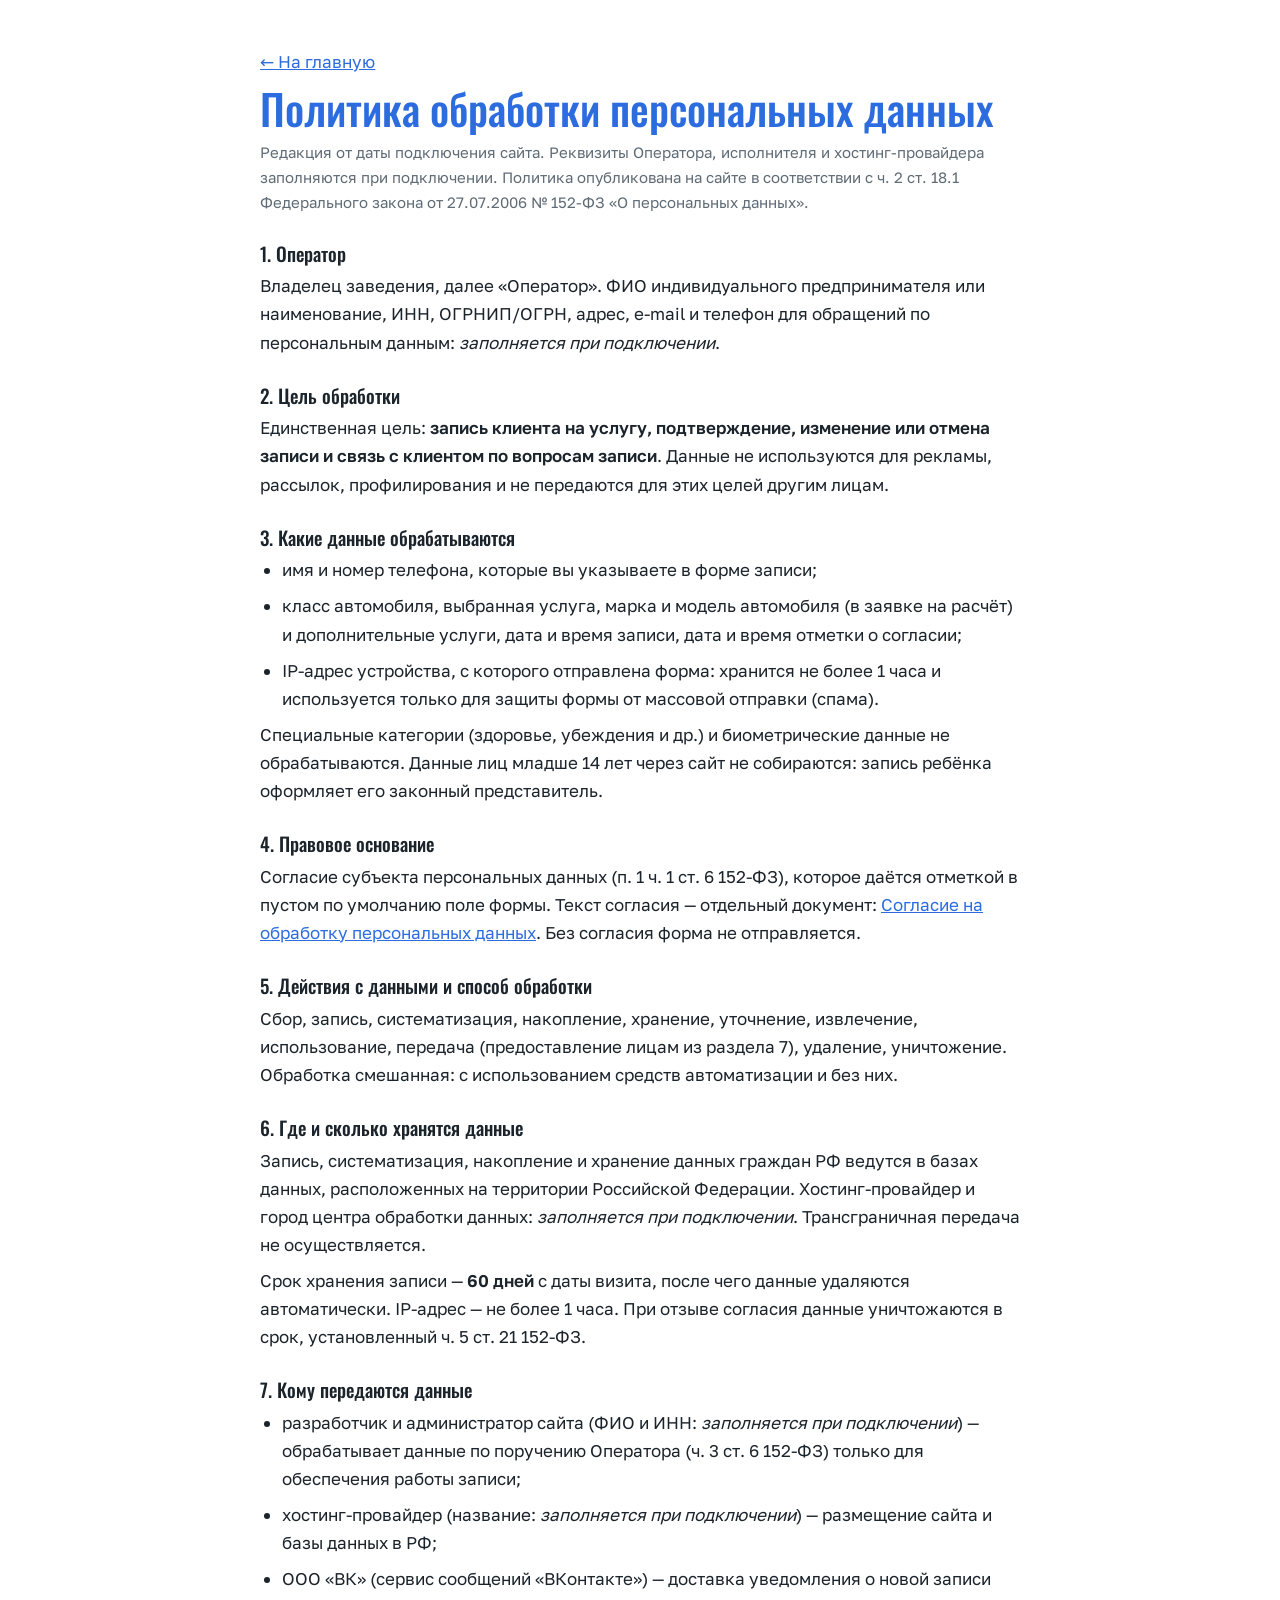
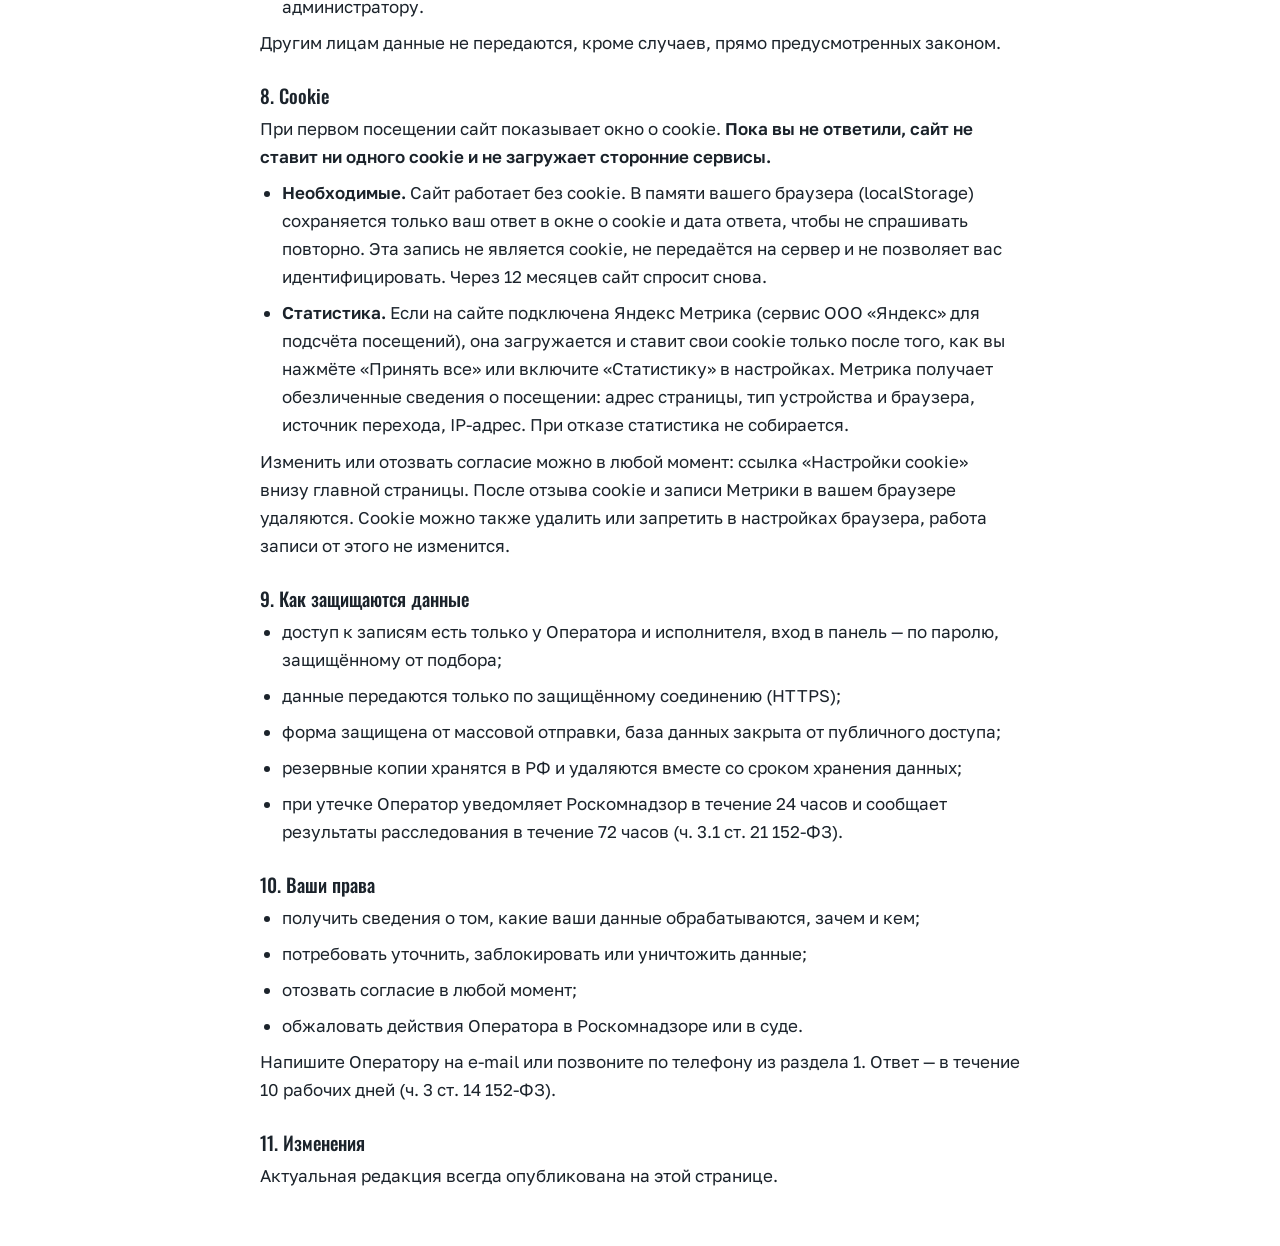
<file: privacy.html>
<!DOCTYPE html>
<html lang="ru">
<head>
<meta name="robots" content="noindex">
<meta charset="utf-8">
<meta name="viewport" content="width=device-width, initial-scale=1">
<title>Политика обработки персональных данных</title>
<link rel="icon" type="image/png" href="favicon.png">
<link rel="stylesheet" href="fonts/fonts.css">
<style>
:root{--bg:#ffffff;--ink:#1b232b;--muted:#5f6b75;--gold:#2d6cdf}
*{box-sizing:border-box;margin:0}
body{font-family:"Golos Text",system-ui,sans-serif;background:var(--bg);color:var(--ink);line-height:1.65;font-size:17px;padding:48px 24px}
main{max-width:760px;margin:0 auto}
h1,h2{font-family:Oswald,"Arial Narrow",sans-serif;font-weight:500;line-height:1.15}
h1{font-size:clamp(28px,6vw,42px);margin-bottom:8px;color:var(--gold)}
h2{font-size:19px;margin:28px 0 8px}
p,li{margin-bottom:8px}
ul{padding-left:22px}
a{color:var(--gold)}
:focus-visible{outline:2px solid var(--gold);outline-offset:3px}
.muted{color:var(--muted);font-size:15px}
</style>
</head>
<body>
<main>
<p><a href="index.html">← На главную</a></p>
<h1>Политика обработки персональных данных</h1>
<p class="muted">Редакция от даты подключения сайта. Реквизиты Оператора, исполнителя и хостинг-провайдера заполняются при подключении. Политика опубликована на сайте в соответствии с ч. 2 ст. 18.1 Федерального закона от 27.07.2006 № 152-ФЗ «О персональных данных».</p>

<h2>1. Оператор</h2>
<p>Владелец заведения, далее «Оператор». ФИО индивидуального предпринимателя или наименование, ИНН, ОГРНИП/ОГРН, адрес, e-mail и телефон для обращений по персональным данным: <i>заполняется при подключении</i>.</p>

<h2>2. Цель обработки</h2>
<p>Единственная цель: <b>запись клиента на услугу, подтверждение, изменение или отмена записи и связь с клиентом по вопросам записи</b>. Данные не используются для рекламы, рассылок, профилирования и не передаются для этих целей другим лицам.</p>

<h2>3. Какие данные обрабатываются</h2>
<ul>
<li>имя и номер телефона, которые вы указываете в форме записи;</li>
<li>класс автомобиля, выбранная услуга, марка и модель автомобиля (в заявке на расчёт) и дополнительные услуги, дата и время записи, дата и время отметки о согласии;</li>
<li>IP-адрес устройства, с которого отправлена форма: хранится не более 1 часа и используется только для защиты формы от массовой отправки (спама).</li>
</ul>
<p>Специальные категории (здоровье, убеждения и др.) и биометрические данные не обрабатываются. Данные лиц младше 14 лет через сайт не собираются: запись ребёнка оформляет его законный представитель.</p>

<h2>4. Правовое основание</h2>
<p>Согласие субъекта персональных данных (п. 1 ч. 1 ст. 6 152-ФЗ), которое даётся отметкой в пустом по умолчанию поле формы. Текст согласия — отдельный документ: <a href="soglasie.html">Согласие на обработку персональных данных</a>. Без согласия форма не отправляется.</p>

<h2>5. Действия с данными и способ обработки</h2>
<p>Сбор, запись, систематизация, накопление, хранение, уточнение, извлечение, использование, передача (предоставление лицам из раздела 7), удаление, уничтожение. Обработка смешанная: с использованием средств автоматизации и без них.</p>

<h2>6. Где и сколько хранятся данные</h2>
<p>Запись, систематизация, накопление и хранение данных граждан РФ ведутся в базах данных, расположенных на территории Российской Федерации. Хостинг-провайдер и город центра обработки данных: <i>заполняется при подключении</i>. Трансграничная передача не осуществляется.</p>
<p>Срок хранения записи — <b>60 дней</b> с даты визита, после чего данные удаляются автоматически. IP-адрес — не более 1 часа. При отзыве согласия данные уничтожаются в срок, установленный ч. 5 ст. 21 152-ФЗ.</p>

<h2>7. Кому передаются данные</h2>
<ul>
<li>разработчик и администратор сайта (ФИО и ИНН: <i>заполняется при подключении</i>) — обрабатывает данные по поручению Оператора (ч. 3 ст. 6 152-ФЗ) только для обеспечения работы записи;</li>
<li>хостинг-провайдер (название: <i>заполняется при подключении</i>) — размещение сайта и базы данных в РФ;</li>
<li>ООО «ВК» (сервис сообщений «ВКонтакте») — доставка уведомления о новой записи администратору.</li>
</ul>
<p>Другим лицам данные не передаются, кроме случаев, прямо предусмотренных законом.</p>

<h2 id="cookie">8. Cookie</h2>
<p>При первом посещении сайт показывает окно о cookie. <b>Пока вы не ответили, сайт не ставит ни одного cookie и не загружает сторонние сервисы.</b></p>
<ul>
<li><b>Необходимые.</b> Сайт работает без cookie. В памяти вашего браузера (localStorage) сохраняется только ваш ответ в окне о cookie и дата ответа, чтобы не спрашивать повторно. Эта запись не является cookie, не передаётся на сервер и не позволяет вас идентифицировать. Через 12 месяцев сайт спросит снова.</li>
<li><b>Статистика.</b> Если на сайте подключена Яндекс Метрика (сервис ООО «Яндекс» для подсчёта посещений), она загружается и ставит свои cookie только после того, как вы нажмёте «Принять все» или включите «Статистику» в настройках. Метрика получает обезличенные сведения о посещении: адрес страницы, тип устройства и браузера, источник перехода, IP-адрес. При отказе статистика не собирается.</li>
</ul>
<p>Изменить или отозвать согласие можно в любой момент: ссылка «Настройки cookie» внизу главной страницы. После отзыва cookie и записи Метрики в вашем браузере удаляются. Cookie можно также удалить или запретить в настройках браузера, работа записи от этого не изменится.</p>

<h2>9. Как защищаются данные</h2>
<ul>
<li>доступ к записям есть только у Оператора и исполнителя, вход в панель — по паролю, защищённому от подбора;</li>
<li>данные передаются только по защищённому соединению (HTTPS);</li>
<li>форма защищена от массовой отправки, база данных закрыта от публичного доступа;</li>
<li>резервные копии хранятся в РФ и удаляются вместе со сроком хранения данных;</li>
<li>при утечке Оператор уведомляет Роскомнадзор в течение 24 часов и сообщает результаты расследования в течение 72 часов (ч. 3.1 ст. 21 152-ФЗ).</li>
</ul>

<h2>10. Ваши права</h2>
<ul>
<li>получить сведения о том, какие ваши данные обрабатываются, зачем и кем;</li>
<li>потребовать уточнить, заблокировать или уничтожить данные;</li>
<li>отозвать согласие в любой момент;</li>
<li>обжаловать действия Оператора в Роскомнадзоре или в суде.</li>
</ul>
<p>Напишите Оператору на e-mail или позвоните по телефону из раздела 1. Ответ — в течение 10 рабочих дней (ч. 3 ст. 14 152-ФЗ).</p>

<h2>11. Изменения</h2>
<p>Актуальная редакция всегда опубликована на этой странице.</p>
</main>
</body>
</html>
</file>
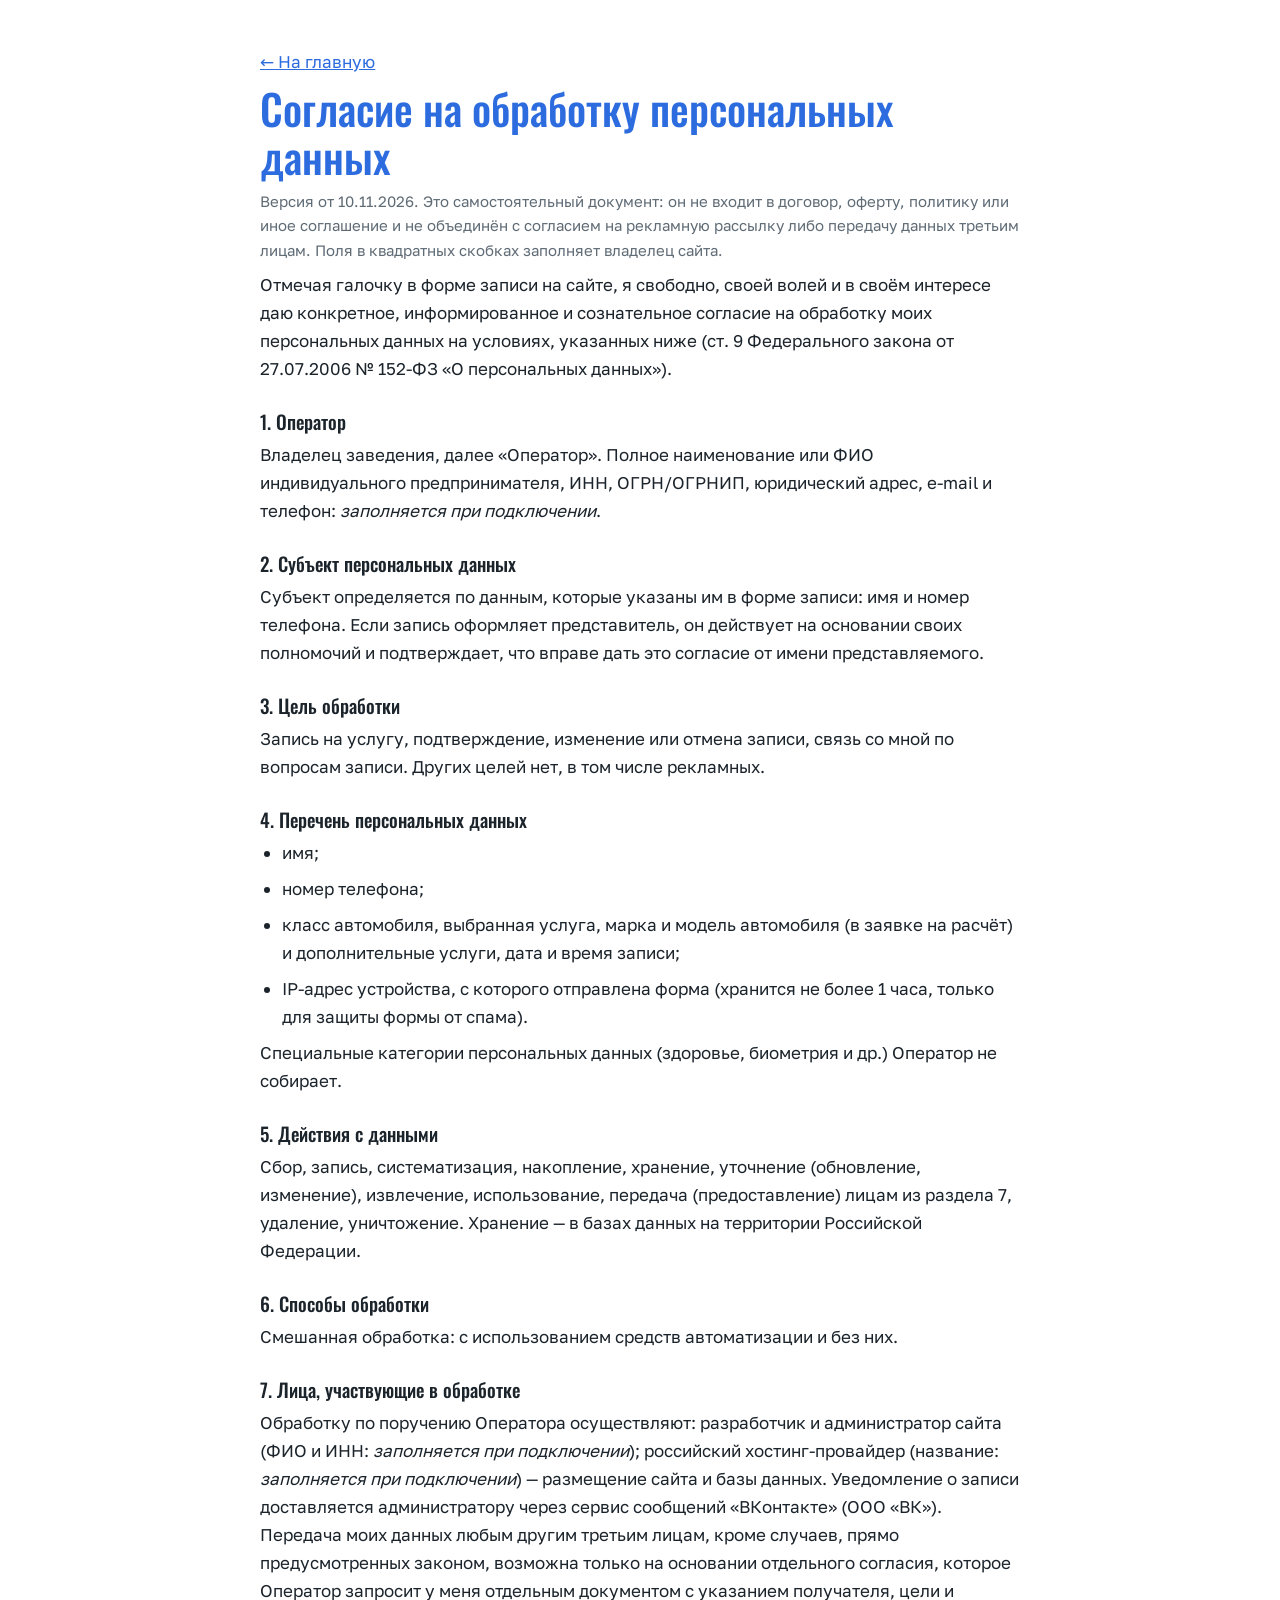
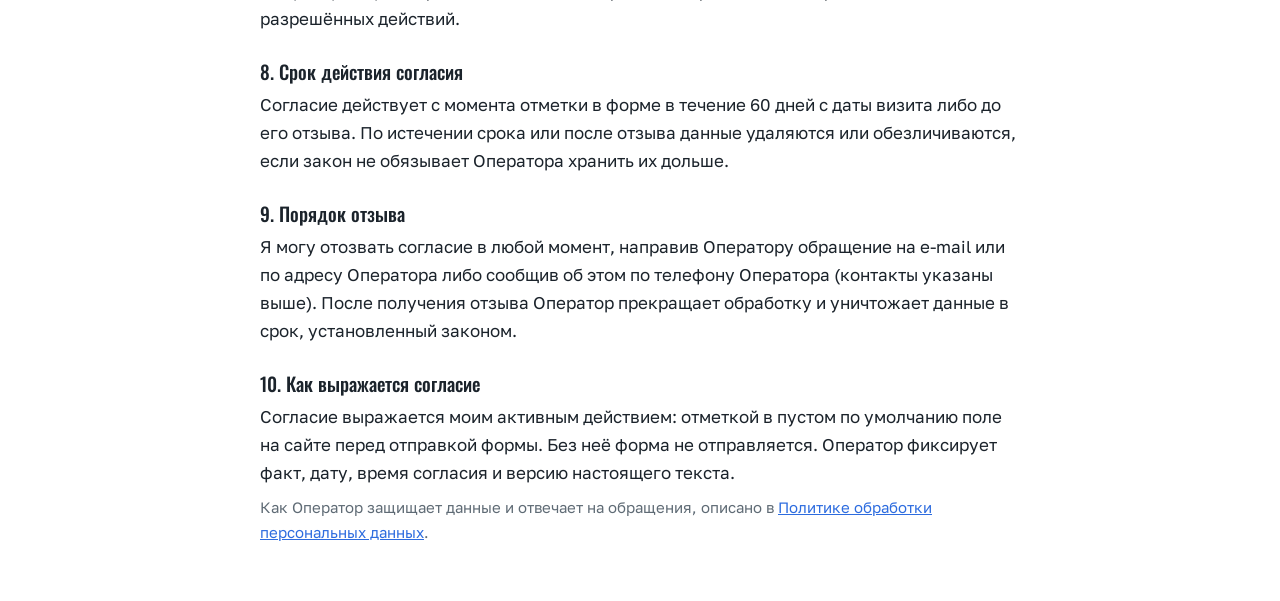
<file: soglasie.html>
<!DOCTYPE html>
<html lang="ru">
<head>
<meta name="robots" content="noindex">
<meta charset="utf-8">
<meta name="viewport" content="width=device-width, initial-scale=1">
<title>Согласие на обработку персональных данных</title>
<link rel="icon" type="image/png" href="favicon.png">
<link rel="stylesheet" href="fonts/fonts.css">
<style>
:root{--bg:#ffffff;--ink:#1b232b;--muted:#5f6b75;--gold:#2d6cdf}
*{box-sizing:border-box;margin:0}
body{font-family:"Golos Text",system-ui,sans-serif;background:var(--bg);color:var(--ink);line-height:1.65;font-size:17px;padding:48px 24px}
main{max-width:760px;margin:0 auto}
h1,h2{font-family:Oswald,"Arial Narrow",sans-serif;font-weight:500;line-height:1.15}
h1{font-size:clamp(28px,6vw,42px);margin-bottom:8px;color:var(--gold)}
h2{font-size:19px;margin:28px 0 8px}
p,li{margin-bottom:8px}
ul{padding-left:22px}
a{color:var(--gold)}
:focus-visible{outline:2px solid var(--gold);outline-offset:3px}
.muted{color:var(--muted);font-size:15px}
</style>
</head>
<body>
<main>
<p><a href="index.html">← На главную</a></p>
<h1>Согласие на обработку персональных данных</h1>
<p class="muted">Версия от 10.11.2026. Это самостоятельный документ: он не входит в договор, оферту, политику или иное соглашение и не объединён с согласием на рекламную рассылку либо передачу данных третьим лицам. Поля в квадратных скобках заполняет владелец сайта.</p>

<p>Отмечая галочку в форме записи на сайте, я свободно, своей волей и в своём интересе даю конкретное, информированное и сознательное согласие на обработку моих персональных данных на условиях, указанных ниже (ст. 9 Федерального закона от 27.07.2006 № 152-ФЗ «О персональных данных»).</p>

<h2>1. Оператор</h2>
<p>Владелец заведения, далее «Оператор». Полное наименование или ФИО индивидуального предпринимателя, ИНН, ОГРН/ОГРНИП, юридический адрес, e-mail и телефон: <i>заполняется при подключении</i>.</p>

<h2>2. Субъект персональных данных</h2>
<p>Субъект определяется по данным, которые указаны им в форме записи: имя и номер телефона. Если запись оформляет представитель, он действует на основании своих полномочий и подтверждает, что вправе дать это согласие от имени представляемого.</p>

<h2>3. Цель обработки</h2>
<p>Запись на услугу, подтверждение, изменение или отмена записи, связь со мной по вопросам записи. Других целей нет, в том числе рекламных.</p>

<h2>4. Перечень персональных данных</h2>
<ul>
<li>имя;</li>
<li>номер телефона;</li>
<li>класс автомобиля, выбранная услуга, марка и модель автомобиля (в заявке на расчёт) и дополнительные услуги, дата и время записи;</li>
<li>IP-адрес устройства, с которого отправлена форма (хранится не более 1 часа, только для защиты формы от спама).</li>
</ul>
<p>Специальные категории персональных данных (здоровье, биометрия и др.) Оператор не собирает.</p>

<h2>5. Действия с данными</h2>
<p>Сбор, запись, систематизация, накопление, хранение, уточнение (обновление, изменение), извлечение, использование, передача (предоставление) лицам из раздела 7, удаление, уничтожение. Хранение — в базах данных на территории Российской Федерации.</p>

<h2>6. Способы обработки</h2>
<p>Смешанная обработка: с использованием средств автоматизации и без них.</p>

<h2>7. Лица, участвующие в обработке</h2>
<p>Обработку по поручению Оператора осуществляют: разработчик и администратор сайта (ФИО и ИНН: <i>заполняется при подключении</i>); российский хостинг-провайдер (название: <i>заполняется при подключении</i>) — размещение сайта и базы данных. Уведомление о записи доставляется администратору через сервис сообщений «ВКонтакте» (ООО «ВК»). Передача моих данных любым другим третьим лицам, кроме случаев, прямо предусмотренных законом, возможна только на основании отдельного согласия, которое Оператор запросит у меня отдельным документом с указанием получателя, цели и разрешённых действий.</p>

<h2>8. Срок действия согласия</h2>
<p>Согласие действует с момента отметки в форме в течение 60 дней с даты визита либо до его отзыва. По истечении срока или после отзыва данные удаляются или обезличиваются, если закон не обязывает Оператора хранить их дольше.</p>

<h2>9. Порядок отзыва</h2>
<p>Я могу отозвать согласие в любой момент, направив Оператору обращение на e-mail или по адресу Оператора либо сообщив об этом по телефону Оператора (контакты указаны выше). После получения отзыва Оператор прекращает обработку и уничтожает данные в срок, установленный законом.</p>

<h2>10. Как выражается согласие</h2>
<p>Согласие выражается моим активным действием: отметкой в пустом по умолчанию поле на сайте перед отправкой формы. Без неё форма не отправляется. Оператор фиксирует факт, дату, время согласия и версию настоящего текста.</p>

<p class="muted">Как Оператор защищает данные и отвечает на обращения, описано в <a href="privacy.html">Политике обработки персональных данных</a>.</p>
</main>
</body>
</html>
</file>
<file: fonts/fonts.css>
/* Шрифты лежат на самом сайте, а не грузятся с Google Fonts: так IP посетителей не уходит за рубеж (152-ФЗ). Лицензия SIL OFL 1.1, тексты рядом. */
@font-face{font-family:'Rubik';font-style:normal;font-weight:400 600;font-display:swap;src:url(Rubik-cyrillic-400.woff2) format('woff2');unicode-range:U+0301, U+0400-045F, U+0490-0491, U+04B0-04B1, U+2116}
@font-face{font-family:'Rubik';font-style:normal;font-weight:400 600;font-display:swap;src:url(Rubik-latin-400.woff2) format('woff2');unicode-range:U+0000-00FF, U+0131, U+0152-0153, U+02BB-02BC, U+02C6, U+02DA, U+02DC, U+0304, U+0308, U+0329, U+2000-206F, U+20AC, U+2122, U+2191, U+2193, U+2212, U+2215, U+FEFF, U+FFFD}
@font-face{font-family:'Inter';font-style:normal;font-weight:400 600;font-display:swap;src:url(Inter-cyrillic-400.woff2) format('woff2');unicode-range:U+0301, U+0400-045F, U+0490-0491, U+04B0-04B1, U+2116}
@font-face{font-family:'Inter';font-style:normal;font-weight:400 600;font-display:swap;src:url(Inter-latin-400.woff2) format('woff2');unicode-range:U+0000-00FF, U+0131, U+0152-0153, U+02BB-02BC, U+02C6, U+02DA, U+02DC, U+0304, U+0308, U+0329, U+2000-206F, U+20AC, U+2122, U+2191, U+2193, U+2212, U+2215, U+FEFF, U+FFFD}
@font-face{font-family:'Golos Text';font-style:normal;font-weight:400 600;font-display:swap;src:url(GolosText-cyrillic-400.woff2) format('woff2');unicode-range:U+0301, U+0400-045F, U+0490-0491, U+04B0-04B1, U+2116}
@font-face{font-family:'Golos Text';font-style:normal;font-weight:400 600;font-display:swap;src:url(GolosText-latin-400.woff2) format('woff2');unicode-range:U+0000-00FF, U+0131, U+0152-0153, U+02BB-02BC, U+02C6, U+02DA, U+02DC, U+0304, U+0308, U+0329, U+2000-206F, U+20AC, U+2122, U+2191, U+2193, U+2212, U+2215, U+FEFF, U+FFFD}
@font-face{font-family:'Oswald';font-style:normal;font-weight:500 700;font-display:swap;src:url(Oswald-cyrillic-500.woff2) format('woff2');unicode-range:U+0301, U+0400-045F, U+0490-0491, U+04B0-04B1, U+2116}
@font-face{font-family:'Oswald';font-style:normal;font-weight:500 700;font-display:swap;src:url(Oswald-latin-500.woff2) format('woff2');unicode-range:U+0000-00FF, U+0131, U+0152-0153, U+02BB-02BC, U+02C6, U+02DA, U+02DC, U+0304, U+0308, U+0329, U+2000-206F, U+20AC, U+2122, U+2191, U+2193, U+2212, U+2215, U+FEFF, U+FFFD}
</file>
